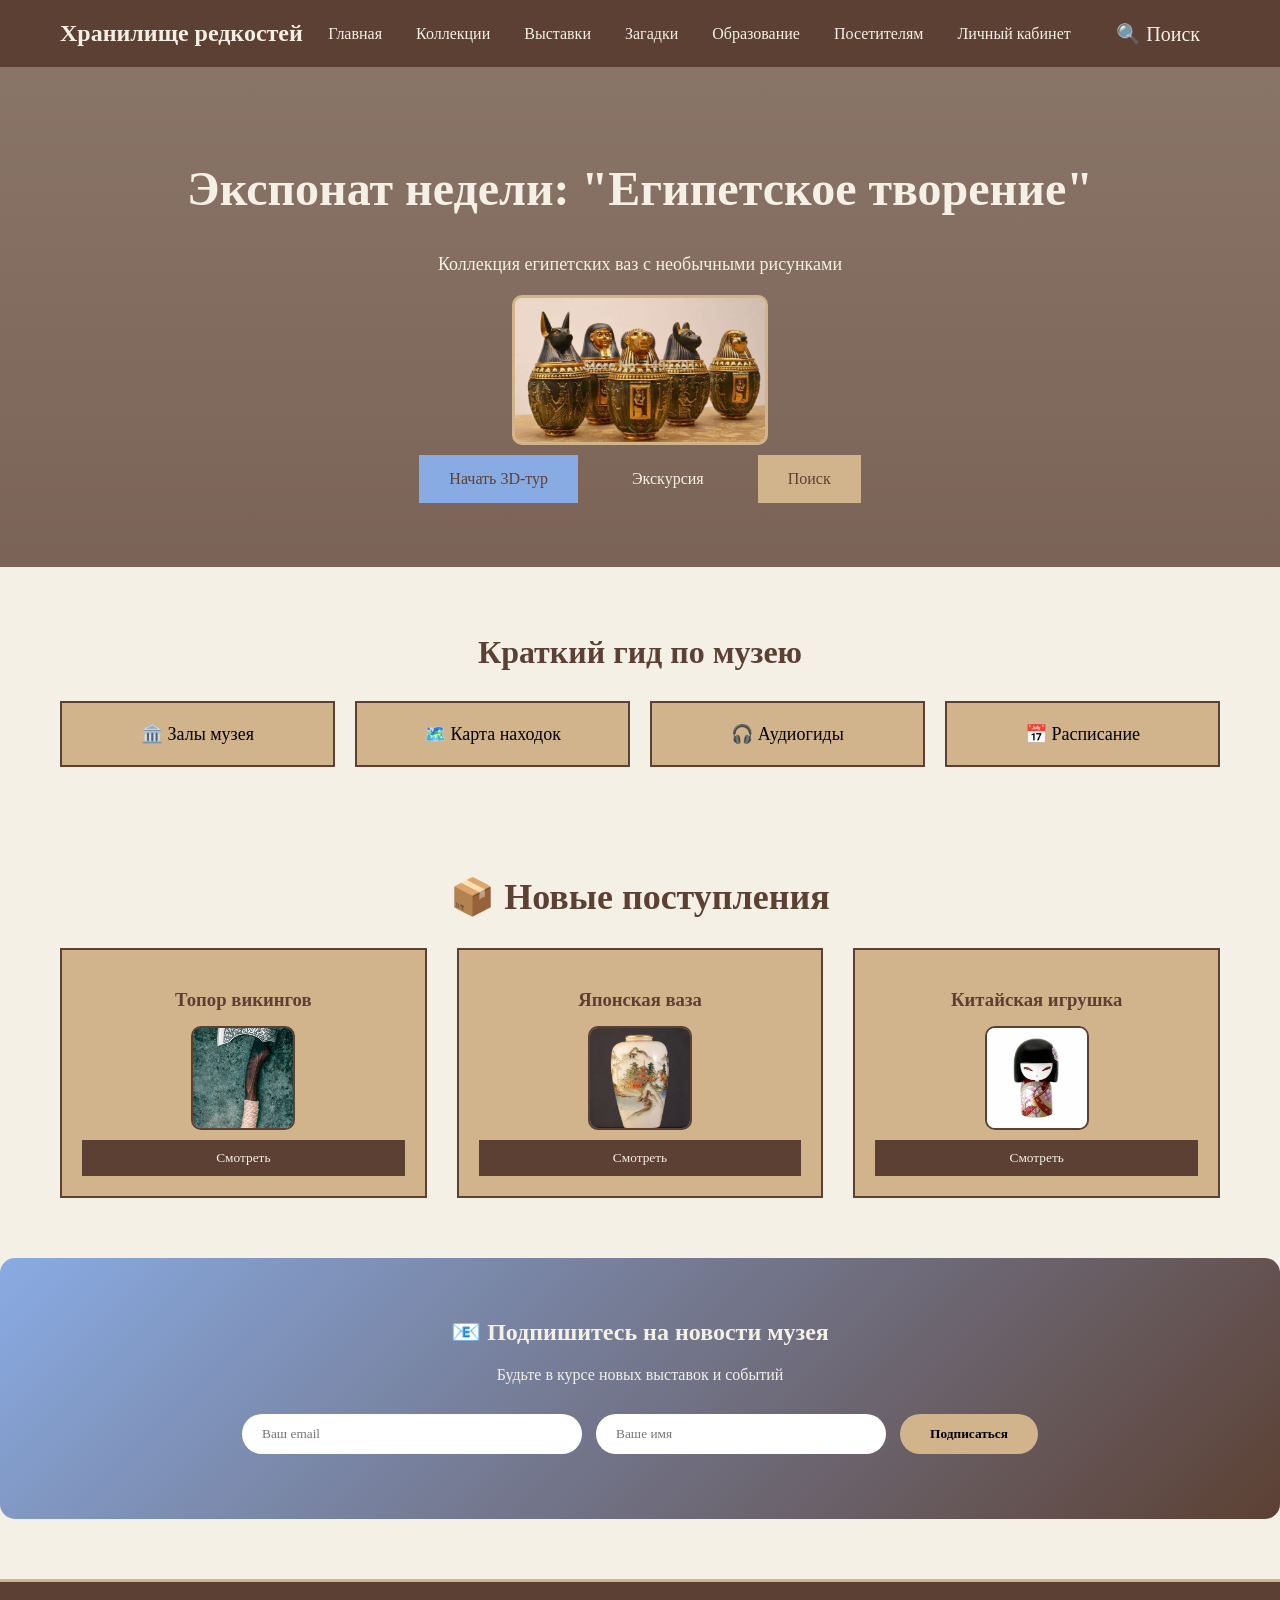
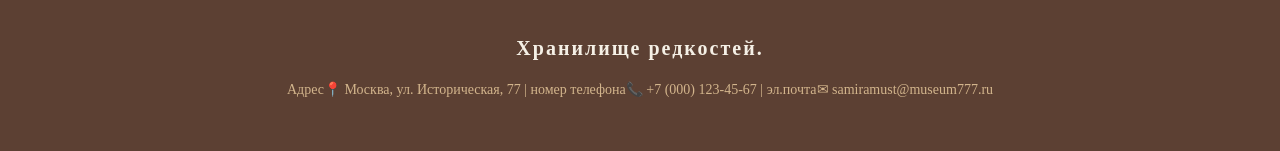
<file: index.html>
<!DOCTYPE html>
<html lang="ru">
<head>
    <meta charset="UTF-8">
    <meta name="viewport" content="width=device-width, initial-scale=1.0">
    <title>Хранилище редкостей</title>
    <link rel="stylesheet" href="index.css">
</head>
<body>
    <header>
        <div class="logo"> Хранилище редкостей </div>
        <nav>
            <a href="index.html">Главная</a>
            <a href="collections.html">Коллекции</a>
            <a href="exhibitions.html">Выставки</a>
            <a href="mysteries.html">Загадки</a>
            <a href="education.html">Образование</a>
            <a href="visitors.html">Посетителям</a>
             <a href="account.html">Личный кабинет</a>
        </nav>
        <div class="icons">
            <span id="search-icon">🔍 Поиск</span>
            <span></span>
        </div>
    </header>

    <section class="hero">
        <h1>Экспонат недели: "Египетское творение"</h1>
        <p>Коллекция египетских ваз с необычными рисунками</p>
        <img src="img/экспонат недели.jpg" alt="">
        <div class="buttons">
            <button class="tour">Начать 3D-тур</button>
            <button class="excursion">Экскурсия</button>
            <button class="search">Поиск</button>
        </div>
    </section>

    <section class="quick-access">
        <h2>Краткий гид по музею</h2>
        <div class="quick-grid">
            <button class="quick-btn">🏛️ Залы музея</button>
            <button class="quick-btn">🗺️ Карта находок</button>
            <button class="quick-btn">🎧 Аудиогиды</button>
            <button class="quick-btn">📅 Расписание</button>
        </div>
    </section>

    <section class="widgets">
        <h2>📦 Новые поступления</h2>
        <div class="widgets-grid">
            <div class="widget">
                <h3>Топор викингов</h3>
                <img src="img/topor1.jpg" alt="Топор викингов">
                <button class="watch-btn">Смотреть</button>
            </div>
            <div class="widget">
                <h3>Японская ваза</h3>
                <img src="img/японская ваза1.jpg" alt="Японская ваза">
                <button class="watch-btn">Смотреть</button>
            </div>
            <div class="widget">
                <h3>Китайская игрушка</h3>
                <img src="img/китайская игрушка1.jpg" alt="Китайская игрушка">
                <button class="watch-btn">Смотреть</button>
            </div>
        </div>
    </section>

    <footer>
        <p>Хранилище редкостей.</p>
        <p>Адрес📍 Москва, ул. Историческая, 77 | номер телефона📞 +7 (000) 123-45-67 | эл.почта✉ samiramust@museum777.ru</p>
    </footer>

    <script src="index.js"></script>
</body>
</html>
</file>
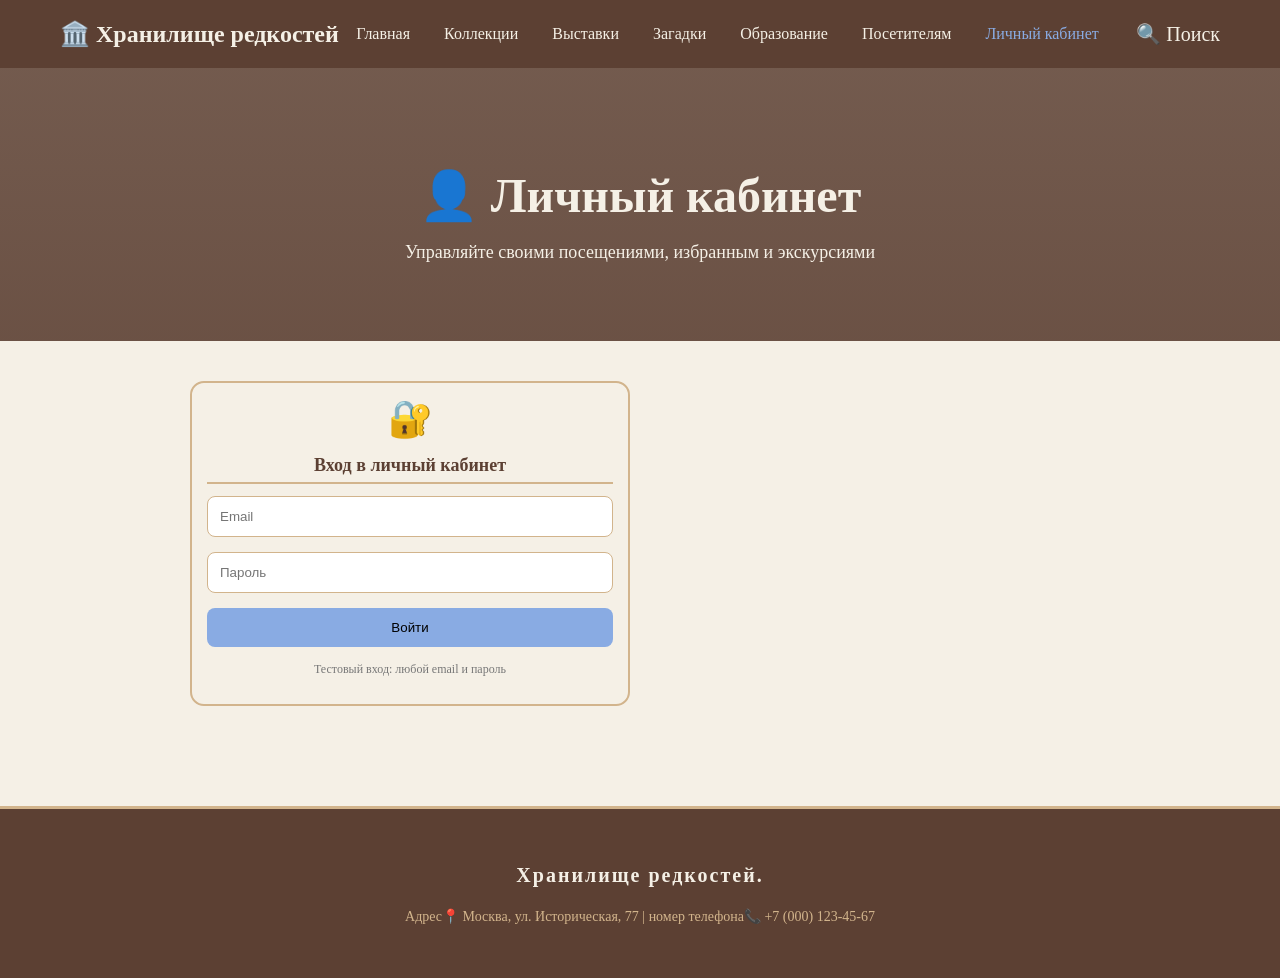
<file: account.html>
<!DOCTYPE html>
<html lang="ru">
<head>
    <meta charset="UTF-8">
    <meta name="viewport" content="width=device-width, initial-scale=1.0">
    <title>Личный кабинет - Хранилище редкостей</title>
    <link rel="stylesheet" href="index.css">
</head>
<body>
    <header>
        <div class="logo">🏛️ Хранилище редкостей</div>
        <nav>
            <a href="index.html">Главная</a>
            <a href="collections.html">Коллекции</a>
            <a href="exhibitions.html">Выставки</a>
            <a href="mysteries.html">Загадки</a>
            <a href="education.html">Образование</a>
            <a href="visitors.html">Посетителям</a>
            <a href="account.html" style="color: #89ABE3;">Личный кабинет</a>
        </nav>
        <div class="icons">
            <span id="search-icon">🔍 Поиск</span>
        </div>
    </header>

    <section class="page-header">
        <h1>👤 Личный кабинет</h1>
        <p>Управляйте своими посещениями, избранным и экскурсиями</p>
    </section>

    <div class="visitors-container" style="max-width: 900px; margin: 0 auto;">
        <!-- Карточка входа -->
        <div class="visitors-card" id="loginCard">
            <div class="visitors-icon">🔐</div>
            <h2>Вход в личный кабинет</h2>
            <form id="loginForm">
                <div style="margin-bottom: 15px;">
                    <input type="email" id="loginEmail" placeholder="Email" required style="width:100%; padding:12px; border:1px solid #D2B48C; border-radius:8px; box-sizing:border-box;">
                </div>
                <div style="margin-bottom: 15px;">
                    <input type="password" id="loginPassword" placeholder="Пароль" required style="width:100%; padding:12px; border:1px solid #D2B48C; border-radius:8px; box-sizing:border-box;">
                </div>
                <button type="submit" style="width:100%; padding:12px; background:#89ABE3; border:none; border-radius:8px; cursor:pointer;">Войти</button>
            </form>
            <div id="loginMessage" style="margin-top:15px; text-align:center;"></div>
            <p style="text-align:center; margin-top:15px; font-size:12px; color:#777;">
                Тестовый вход: любой email и пароль
            </p>
        </div>

        <!-- Содержимое личного кабинета (скрыто до входа) -->
        <div id="cabinetContent" style="display:none;">
            <!-- История посещений -->
            <div class="visitors-card">
                <div class="visitors-icon">📅</div>
                <h2>История посещений</h2>
                <div id="historyList">
                    <p>📆 15.03.2026 - Обзорная экскурсия</p>
                    <p>📆 10.03.2026 - Выставка "Сокровища древних цивилизаций"</p>
                    <p>📆 05.03.2026 - Лекция "Тайны древнего Египта"</p>
                    <p>📆 28.02.2026 - Виртуальный тур по музею</p>
                    <p>📆 20.02.2026 - Выставка "Оружие эпох"</p>
                </div>
            </div>

            <!-- Избранные экспонаты -->
            <div class="visitors-card">
                <div class="visitors-icon">⭐</div>
                <h2>Избранные экспонаты</h2>
                <div id="favoritesList">
                    <div class="favorite-item" style="display:flex; justify-content:space-between; align-items:center; padding:8px 0; border-bottom:1px solid #D2B48C;">
                        <span>🏺 Египетское творение</span>
                        <button class="remove-favorite" data-name="Египетское творение" style="background:#FF6B6B; border:none; padding:4px 12px; border-radius:5px; cursor:pointer; color:white;">Удалить</button>
                    </div>
                    <div class="favorite-item" style="display:flex; justify-content:space-between; align-items:center; padding:8px 0; border-bottom:1px solid #D2B48C;">
                        <span>⚔️ Топор викингов</span>
                        <button class="remove-favorite" data-name="Топор викингов" style="background:#FF6B6B; border:none; padding:4px 12px; border-radius:5px; cursor:pointer; color:white;">Удалить</button>
                    </div>
                    <div class="favorite-item" style="display:flex; justify-content:space-between; align-items:center; padding:8px 0; border-bottom:1px solid #D2B48C;">
                        <span>🗡️ Катана самурая</span>
                        <button class="remove-favorite" data-name="Катана самурая" style="background:#FF6B6B; border:none; padding:4px 12px; border-radius:5px; cursor:pointer; color:white;">Удалить</button>
                    </div>
                    <div class="favorite-item" style="display:flex; justify-content:space-between; align-items:center; padding:8px 0;">
                        <span>🏺 Греческая ваза</span>
                        <button class="remove-favorite" data-name="Греческая ваза" style="background:#FF6B6B; border:none; padding:4px 12px; border-radius:5px; cursor:pointer; color:white;">Удалить</button>
                    </div>
                </div>
                <button id="clearFavorites" style="width:100%; margin-top:15px; padding:10px; background:#D2B48C; border:none; border-radius:8px; cursor:pointer;">🗑️ Очистить всё избранное</button>
            </div>

            <!-- Сохранённые экскурсии -->
            <div class="visitors-card">
                <div class="visitors-icon">🎧</div>
                <h2>Сохранённые экскурсии</h2>
                <div id="savedTours">
                    <div class="tour-item" style="display:flex; justify-content:space-between; align-items:center; padding:8px 0; border-bottom:1px solid #D2B48C;">
                        <span>🎧 Виртуальный тур по музею</span>
                        <button class="remove-tour" data-tour="Виртуальный тур" style="background:#FF6B6B; border:none; padding:4px 12px; border-radius:5px; cursor:pointer; color:white;">Удалить</button>
                    </div>
                    <div class="tour-item" style="display:flex; justify-content:space-between; align-items:center; padding:8px 0;">
                        <span>🎧 Аудиогид "Древний Египет"</span>
                        <button class="remove-tour" data-tour="Аудиогид Древний Египет" style="background:#FF6B6B; border:none; padding:4px 12px; border-radius:5px; cursor:pointer; color:white;">Удалить</button>
                    </div>
                </div>
                <button id="clearTours" style="width:100%; margin-top:15px; padding:10px; background:#D2B48C; border:none; border-radius:8px; cursor:pointer;">🗑️ Очистить все экскурсии</button>
            </div>

            <!-- Настройки уведомлений -->
            <div class="visitors-card">
                <div class="visitors-icon">🔔</div>
                <h2>Настройки уведомлений</h2>
                <label style="display:block; margin:10px 0;">
                    <input type="checkbox" id="notifyEvents"> 📢 Уведомлять о новых выставках
                </label>
                <label style="display:block; margin:10px 0;">
                    <input type="checkbox" id="notifyLectures"> 🎓 Уведомлять о новых лекциях
                </label>
                <label style="display:block; margin:10px 0;">
                    <input type="checkbox" id="notifyPromo"> 💰 Специальные предложения и скидки
                </label>
                <button id="saveSettings" style="width:100%; margin-top:15px; padding:10px; background:#89ABE3; border:none; border-radius:8px; cursor:pointer;">💾 Сохранить настройки</button>
                <div id="settingsMessage" style="margin-top:10px; text-align:center; color:#4CAF50;"></div>
            </div>

            <!-- Кнопка выхода -->
            <div class="visitors-card" style="text-align:center;">
                <button id="logoutBtn" style="width:100%; padding:12px; background:#5C4033; color:white; border:none; border-radius:8px; cursor:pointer;">🚪 Выйти из аккаунта</button>
            </div>
        </div>
    </div>

    <footer>
        <p>Хранилище редкостей.</p>
        <p>Адрес📍 Москва, ул. Историческая, 77 | номер телефона📞 +7 (000) 123-45-67</p>
    </footer>

    <script>
        // Функция для показа уведомлений
        function showMessage(element, text, isSuccess = true) {
            element.innerHTML = text;
            element.style.color = isSuccess ? "#4CAF50" : "#FF6B6B";
            setTimeout(() => {
                if (element.innerHTML === text) element.innerHTML = "";
            }, 3000);
        }

        // Вход в личный кабинет
        document.getElementById('loginForm')?.addEventListener('submit', function(e) {
            e.preventDefault();
            const email = document.getElementById('loginEmail').value;
            const password = document.getElementById('loginPassword').value;
            const msg = document.getElementById('loginMessage');
            
            if (email && password) {
                // Сохраняем email пользователя
                localStorage.setItem('userEmail', email);
                localStorage.setItem('isLoggedIn', 'true');
                
                showMessage(msg, `✅ Добро пожаловать, ${email}!`, true);
                
                // Скрываем форму входа, показываем кабинет
                document.getElementById('loginCard').style.display = 'none';
                document.getElementById('cabinetContent').style.display = 'block';
                
                // Загружаем сохранённые настройки
                loadUserSettings();
            } else {
                showMessage(msg, '❌ Заполните email и пароль', false);
            }
        });

        // Выход
        document.getElementById('logoutBtn')?.addEventListener('click', function() {
            localStorage.removeItem('isLoggedIn');
            localStorage.removeItem('userEmail');
            location.reload();
        });

        // Загрузка настроек пользователя
        function loadUserSettings() {
            document.getElementById('notifyEvents').checked = localStorage.getItem('notifyEvents') === 'true';
            document.getElementById('notifyLectures').checked = localStorage.getItem('notifyLectures') === 'true';
            document.getElementById('notifyPromo').checked = localStorage.getItem('notifyPromo') === 'true';
        }

        // Сохранение настроек
        document.getElementById('saveSettings')?.addEventListener('click', function() {
            const events = document.getElementById('notifyEvents').checked;
            const lectures = document.getElementById('notifyLectures').checked;
            const promo = document.getElementById('notifyPromo').checked;
            
            localStorage.setItem('notifyEvents', events);
            localStorage.setItem('notifyLectures', lectures);
            localStorage.setItem('notifyPromo', promo);
            
            const msg = document.getElementById('settingsMessage');
            showMessage(msg, '✅ Настройки сохранены!', true);
        });

        // Удаление из избранного
        document.querySelectorAll('.remove-favorite').forEach(btn => {
            btn.addEventListener('click', function() {
                const item = this.closest('.favorite-item');
                const name = this.getAttribute('data-name');
                item.style.opacity = '0.5';
                setTimeout(() => item.remove(), 300);
                showMessage(document.createElement('div'), `🗑️ "${name}" удалён из избранного`, true);
            });
        });

        // Очистка всего избранного
        document.getElementById('clearFavorites')?.addEventListener('click', function() {
            if (confirm('Вы уверены, что хотите очистить всё избранное?')) {
                const favorites = document.querySelectorAll('.favorite-item');
                favorites.forEach(item => item.remove());
                showMessage(document.createElement('div'), '🗑️ Избранное очищено', true);
            }
        });

        // Удаление из сохранённых экскурсий
        document.querySelectorAll('.remove-tour').forEach(btn => {
            btn.addEventListener('click', function() {
                const item = this.closest('.tour-item');
                const tour = this.getAttribute('data-tour');
                item.style.opacity = '0.5';
                setTimeout(() => item.remove(), 300);
                showMessage(document.createElement('div'), `🗑️ "${tour}" удалён`, true);
            });
        });

        // Очистка всех экскурсий
        document.getElementById('clearTours')?.addEventListener('click', function() {
            if (confirm('Вы уверены, что хотите очистить все сохранённые экскурсии?')) {
                const tours = document.querySelectorAll('.tour-item');
                tours.forEach(item => item.remove());
                showMessage(document.createElement('div'), '🗑️ Экскурсии очищены', true);
            }
        });

        // Проверка авторизации при загрузке
        if (localStorage.getItem('isLoggedIn') === 'true') {
            document.getElementById('loginCard').style.display = 'none';
            document.getElementById('cabinetContent').style.display = 'block';
            loadUserSettings();
        }
    </script>
</body>
</html>
</file>
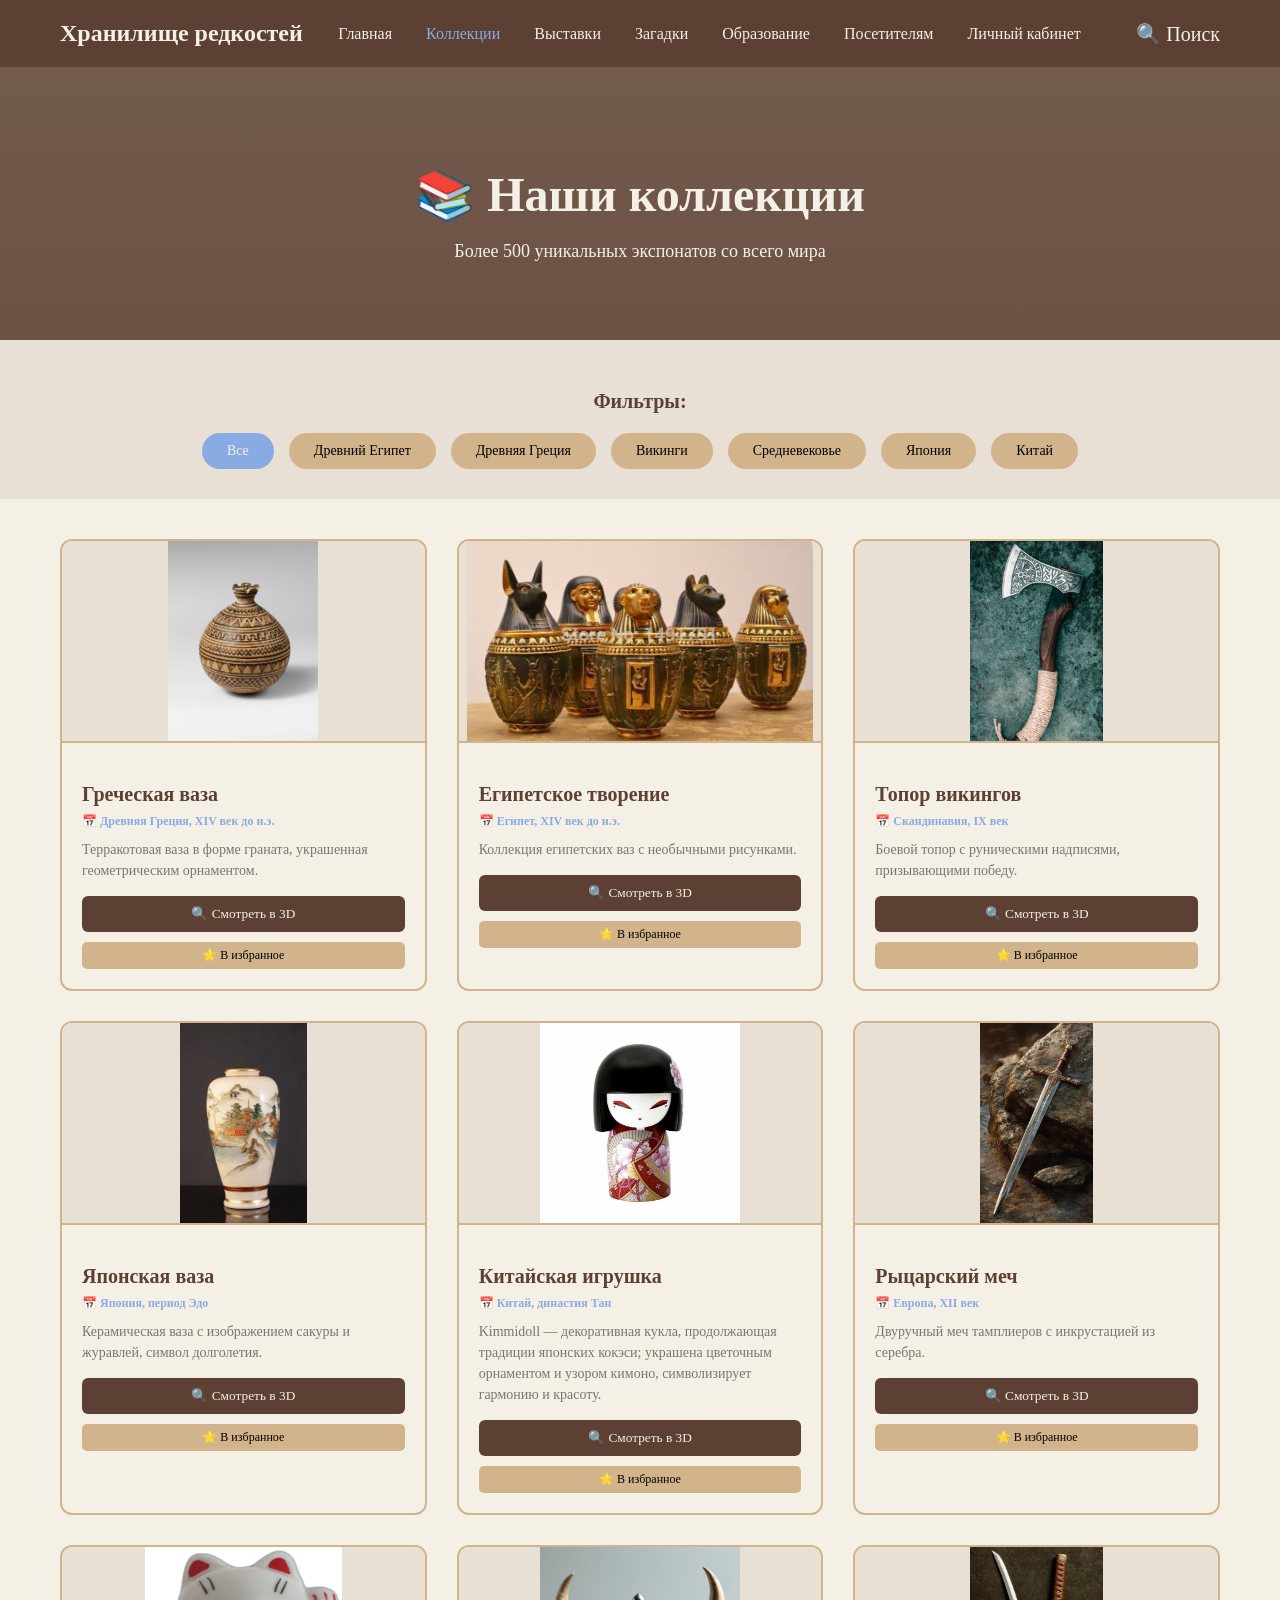
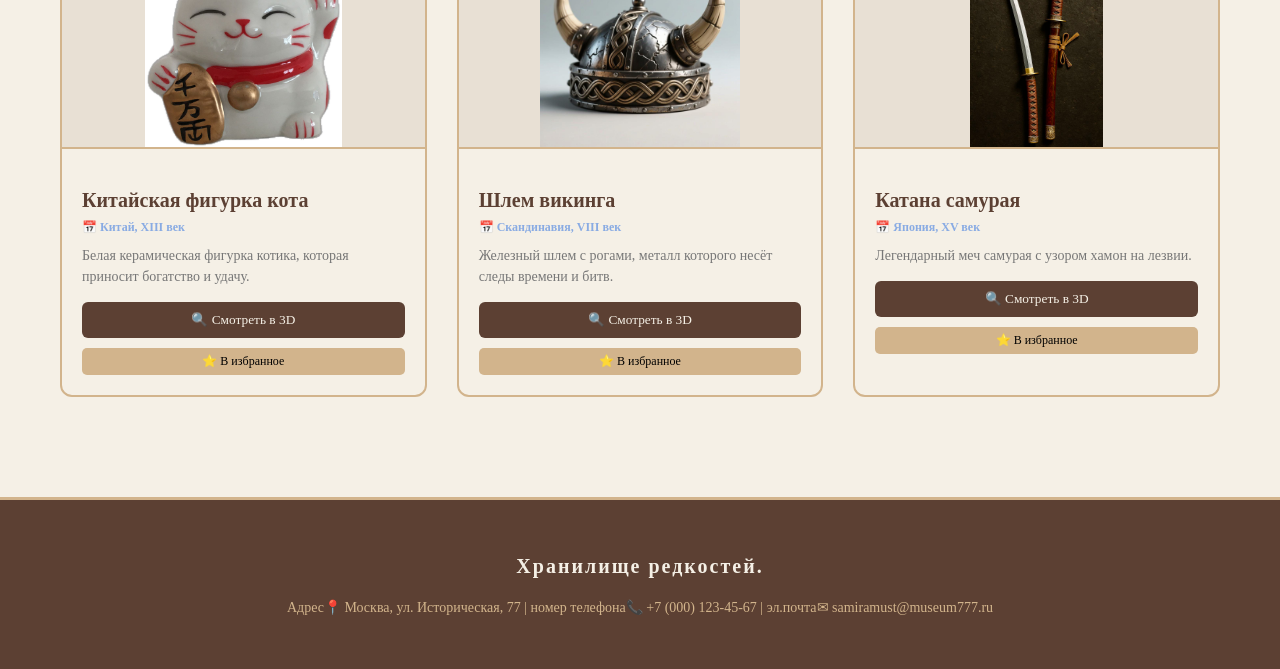
<file: collections.html>
<!DOCTYPE html>
<html lang="ru">
<head>
    <meta charset="UTF-8">
    <meta name="viewport" content="width=device-width, initial-scale=1.0">
    <title>Коллекции - Хранилище редкостей</title>
    <link rel="stylesheet" href="index.css">
</head>
<body>
    <header>
        <div class="logo"> Хранилище редкостей </div>
        <nav>
            <a href="index.html">Главная</a>
            <a href="collections.html" style="color: #89ABE3;">Коллекции</a>
            <a href="exhibitions.html">Выставки</a>
            <a href="mysteries.html">Загадки</a>
            <a href="education.html">Образование</a>
            <a href="visitors.html">Посетителям</a>
            <a href="account.html">Личный кабинет</a>
        </nav>
        <div class="icons">
            <span id="search-icon">🔍 Поиск</span>
        </div>
    </header>

    <section class="page-header">
        <h1>📚 Наши коллекции</h1>
        <p>Более 500 уникальных экспонатов со всего мира</p>
    </section>

    <div class="filters-section">
        <h3>Фильтры:</h3>
        <div class="filter-buttons">
            <button class="filter-btn active" data-filter="all">Все</button>
            <button class="filter-btn" data-filter="egypt">Древний Египет</button>
            <button class="filter-btn" data-filter="greece">Древняя Греция</button>
            <button class="filter-btn" data-filter="viking">Викинги</button>
            <button class="filter-btn" data-filter="medieval">Средневековье</button>
            <button class="filter-btn" data-filter="japan">Япония</button>
            <button class="filter-btn" data-filter="china">Китай</button>
        </div>
    </div>

    <section class="collections-grid" id="collectionsGrid">
        <!-- Сюда JS добавит карточки -->
    </section>

    <footer>
        <p>Хранилище редкостей.</p>
        <p>Адрес📍 Москва, ул. Историческая, 77 | номер телефона📞 +7 (000) 123-45-67 | эл.почта✉ samiramust@museum777.ru</p>
    </footer>

    <script src="index.js"></script>
</body>
</html>
</file>
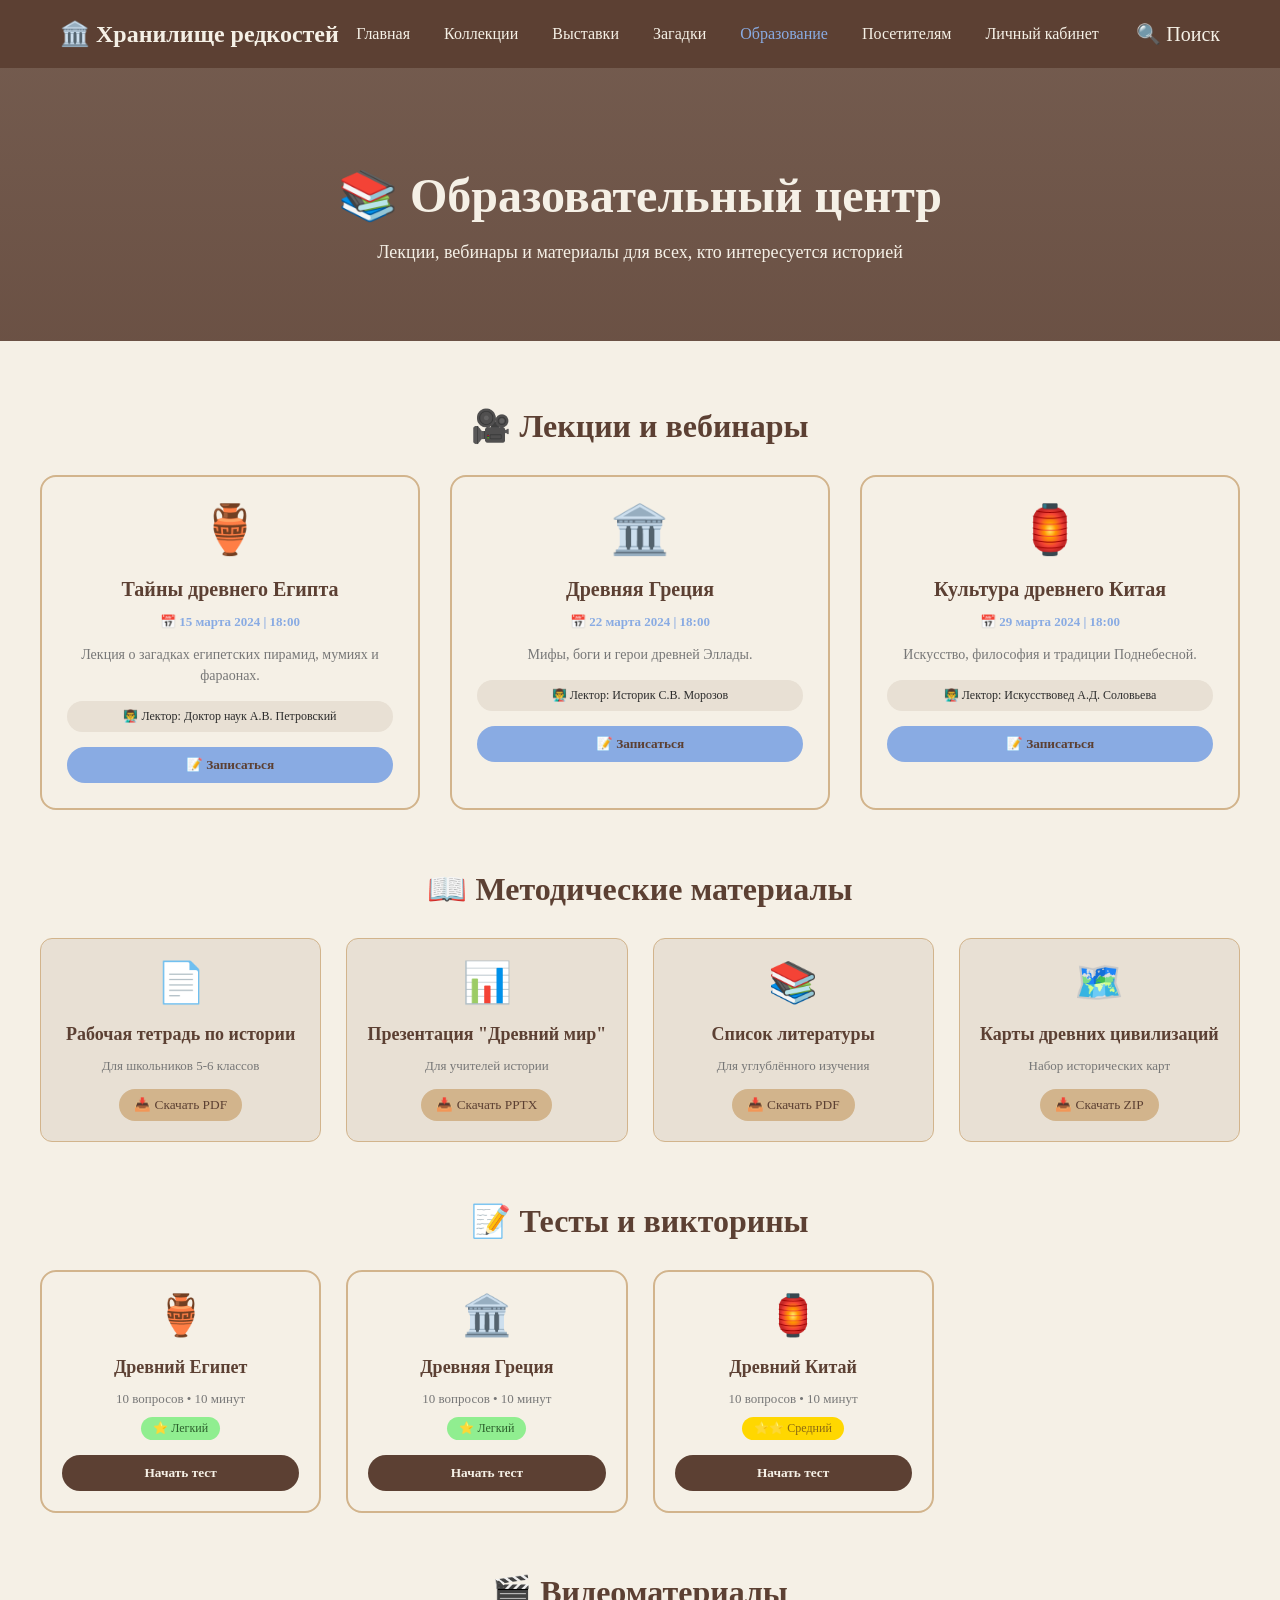
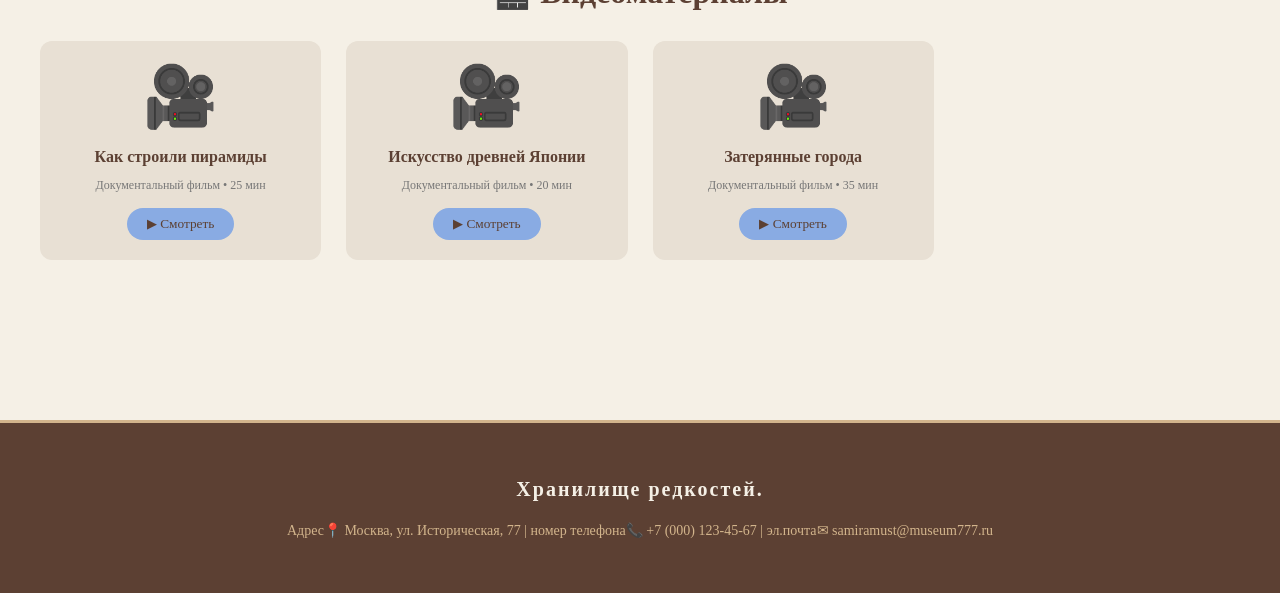
<file: education.html>
<!DOCTYPE html>
<html lang="ru">
<head>
    <meta charset="UTF-8">
    <meta name="viewport" content="width=device-width, initial-scale=1.0">
    <title>Образование - Хранилище редкостей</title>
    <link rel="stylesheet" href="index.css">
</head>
<body>
    <header>
        <div class="logo">🏛️ Хранилище редкостей</div>
        <nav>
            <a href="index.html">Главная</a>
            <a href="collections.html">Коллекции</a>
            <a href="exhibitions.html">Выставки</a>
            <a href="mysteries.html">Загадки</a>
            <a href="education.html" style="color: #89ABE3;">Образование</a>
            <a href="visitors.html">Посетителям</a>
            <a href="account.html">Личный кабинет</a>
        </nav>
        <div class="icons">
            <span id="search-icon">🔍 Поиск</span>
        </div>
    </header>

    <section class="page-header">
        <h1>📚 Образовательный центр</h1>
        <p>Лекции, вебинары и материалы для всех, кто интересуется историей</p>
    </section>

    <div class="education-container">
        <!-- ЛЕКЦИИ И ВЕБИНАРЫ -->
        <div class="education-section">
            <h2>🎥 Лекции и вебинары</h2>
            <div class="lectures-grid">
                <div class="lecture-card">
                    <div class="lecture-icon">🏺</div>
                    <h3>Тайны древнего Египта</h3>
                    <p class="lecture-date">📅 15 марта 2024 | 18:00</p>
                    <p class="lecture-desc">Лекция о загадках египетских пирамид, мумиях и фараонах.</p>
                    <div class="lecturer">👨‍🏫 Лектор: Доктор наук А.В. Петровский</div>
                    <button class="btn-lecture-register" onclick="alert('Вы записаны на лекцию!')">📝 Записаться</button>
                </div>
                <div class="lecture-card">
                    <div class="lecture-icon">🏛️</div>
                    <h3>Древняя Греция</h3>
                    <p class="lecture-date">📅 22 марта 2024 | 18:00</p>
                    <p class="lecture-desc">Мифы, боги и герои древней Эллады.</p>
                    <div class="lecturer">👨‍🏫 Лектор: Историк С.В. Морозов</div>
                    <button class="btn-lecture-register" onclick="alert('Вы записаны на лекцию!')">📝 Записаться</button>
                </div>
                <div class="lecture-card">
                    <div class="lecture-icon">🏮</div>
                    <h3>Культура древнего Китая</h3>
                    <p class="lecture-date">📅 29 марта 2024 | 18:00</p>
                    <p class="lecture-desc">Искусство, философия и традиции Поднебесной.</p>
                    <div class="lecturer">👨‍🏫 Лектор: Искусствовед А.Д. Соловьева</div>
                    <button class="btn-lecture-register" onclick="alert('Вы записаны на лекцию!')">📝 Записаться</button>
                </div>
            </div>
        </div>

        <!-- МЕТОДИЧЕСКИЕ МАТЕРИАЛЫ -->
        <div class="education-section">
            <h2>📖 Методические материалы</h2>
            <div class="materials-grid">
                <div class="material-card">
                    <div class="material-icon">📄</div>
                    <h3>Рабочая тетрадь по истории</h3>
                    <p>Для школьников 5-6 классов</p>
                    <button class="btn-download" onclick="alert('Скачивание началось!')">📥 Скачать PDF</button>
                </div>
                <div class="material-card">
                    <div class="material-icon">📊</div>
                    <h3>Презентация "Древний мир"</h3>
                    <p>Для учителей истории</p>
                    <button class="btn-download" onclick="alert('Скачивание началось!')">📥 Скачать PPTX</button>
                </div>
                <div class="material-card">
                    <div class="material-icon">📚</div>
                    <h3>Список литературы</h3>
                    <p>Для углублённого изучения</p>
                    <button class="btn-download" onclick="alert('Скачивание началось!')">📥 Скачать PDF</button>
                </div>
                <div class="material-card">
                    <div class="material-icon">🗺️</div>
                    <h3>Карты древних цивилизаций</h3>
                    <p>Набор исторических карт</p>
                    <button class="btn-download" onclick="alert('Скачивание началось!')">📥 Скачать ZIP</button>
                </div>
            </div>
        </div>

        <!-- ТЕСТЫ И ВИКТОРИНЫ -->
        <div class="education-section">
            <h2>📝 Тесты и викторины</h2>
            <div class="tests-grid">
                <div class="test-card">
                    <div class="test-icon">🏺</div>
                    <h3>Древний Египет</h3>
                    <p>10 вопросов • 10 минут</p>
                    <div class="test-difficulty easy">⭐ Легкий</div>
                    <button class="btn-test" onclick="startTest('Древний Египет')">Начать тест</button>
                </div>
                <div class="test-card">
                    <div class="test-icon">🏛️</div>
                    <h3>Древняя Греция</h3>
                    <p>10 вопросов • 10 минут</p>
                    <div class="test-difficulty easy">⭐ Легкий</div>
                    <button class="btn-test" onclick="startTest('Древняя Греция')">Начать тест</button>
                </div>
                <div class="test-card">
                    <div class="test-icon">🏮</div>
                    <h3>Древний Китай</h3>
                    <p>10 вопросов • 10 минут</p>
                    <div class="test-difficulty medium">⭐⭐ Средний</div>
                    <button class="btn-test" onclick="startTest('Древний Китай')">Начать тест</button>
                </div>
            </div>
        </div>

        <!-- ВИДЕОМАТЕРИАЛЫ -->
        <div class="education-section">
            <h2>🎬 Видеоматериалы</h2>
            <div class="videos-grid">
                <div class="video-card">
                    <div class="video-thumbnail">🎥</div>
                    <h3>Как строили пирамиды</h3>
                    <p>Документальный фильм • 25 мин</p>
                    <button class="btn-watch" onclick="alert('Видео откроется в новом окне')">▶ Смотреть</button>
                </div>
                <div class="video-card">
                    <div class="video-thumbnail">🎥</div>
                    <h3>Искусство древней Японии</h3>
                    <p>Документальный фильм • 20 мин</p>
                    <button class="btn-watch" onclick="alert('Видео откроется в новом окне')">▶ Смотреть</button>
                </div>
                <div class="video-card">
                    <div class="video-thumbnail">🎥</div>
                    <h3>Затерянные города</h3>
                    <p>Документальный фильм • 35 мин</p>
                    <button class="btn-watch" onclick="alert('Видео откроется в новом окне')">▶ Смотреть</button>
                </div>
            </div>
        </div>
    </div>

    <footer>
        <p>Хранилище редкостей.</p>
        <p>Адрес📍 Москва, ул. Историческая, 77 | номер телефона📞 +7 (000) 123-45-67 | эл.почта✉ samiramust@museum777.ru</p>
    </footer>

    <script src="index.js"></script>
    <script>
        function startTest(testName) {
            alert(`Тест "${testName}" начнется сейчас!`);
        }
    </script>
</body>
</html>
</file>
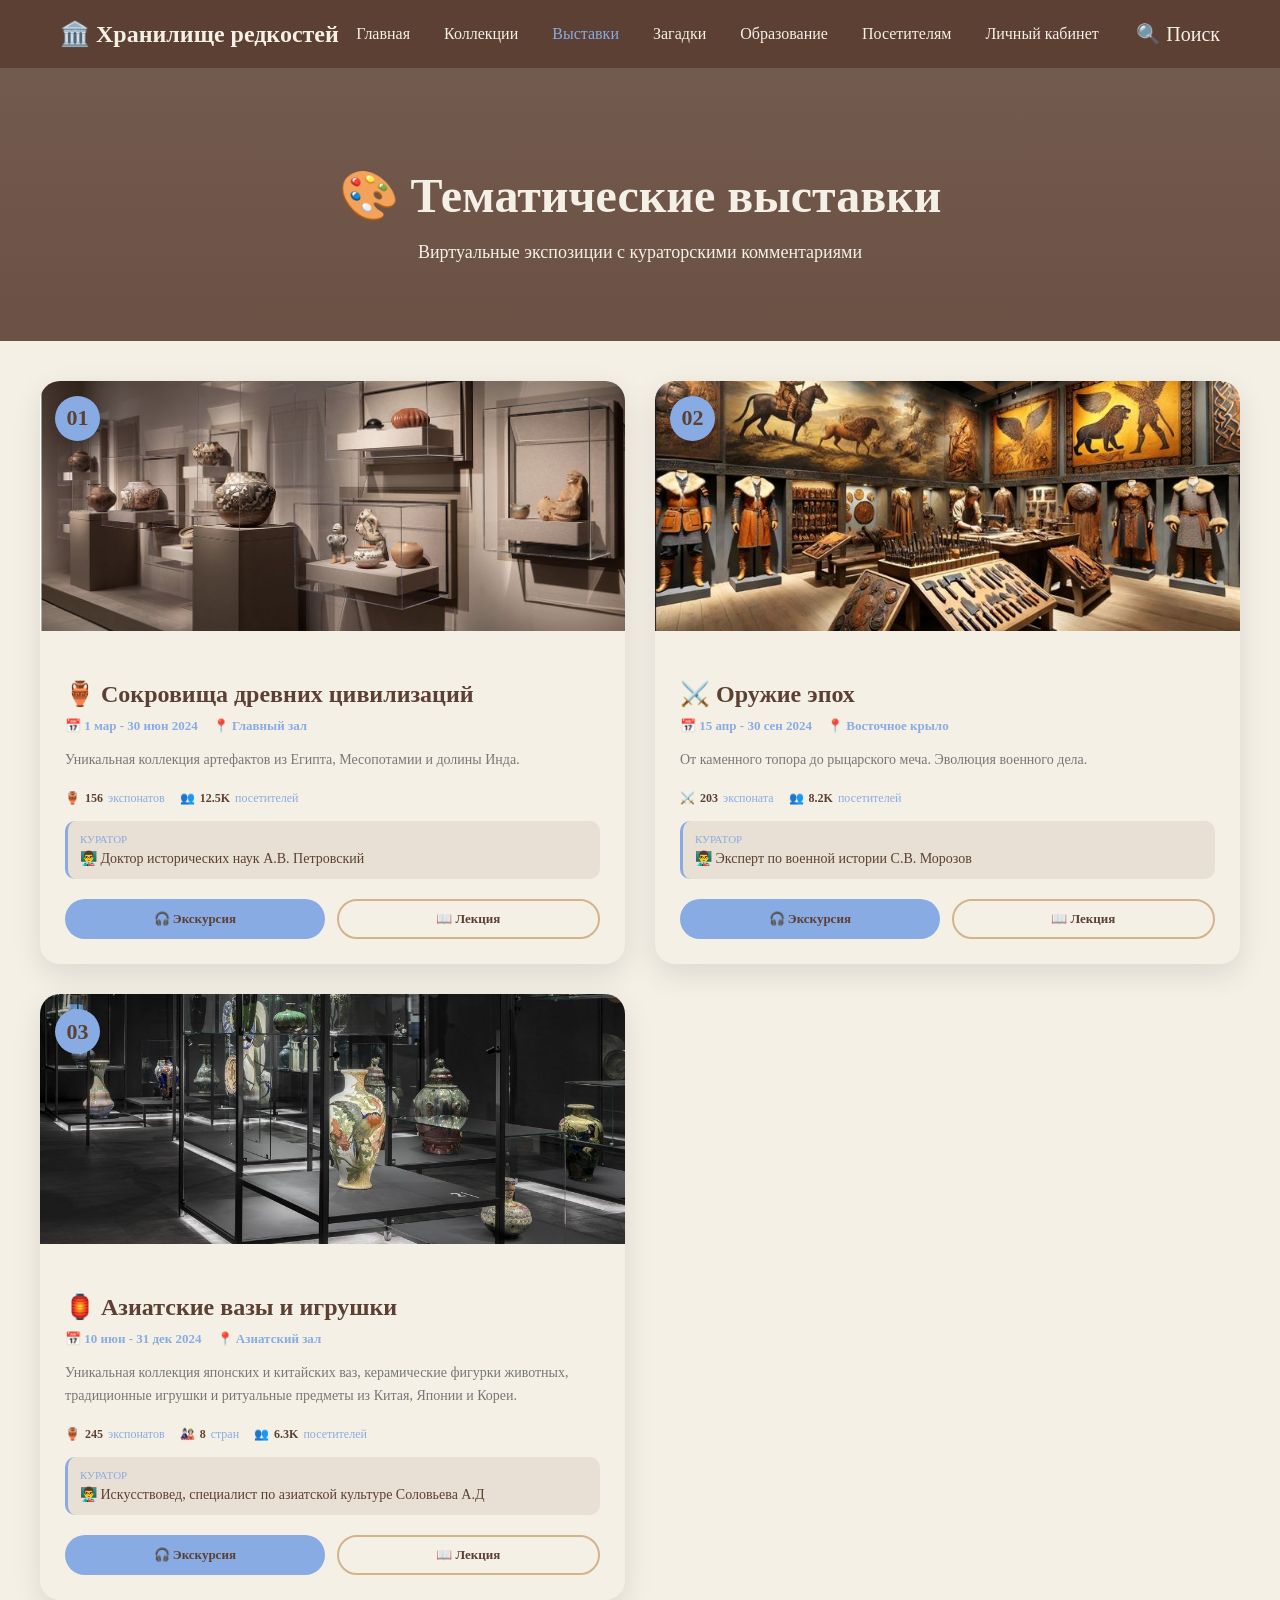
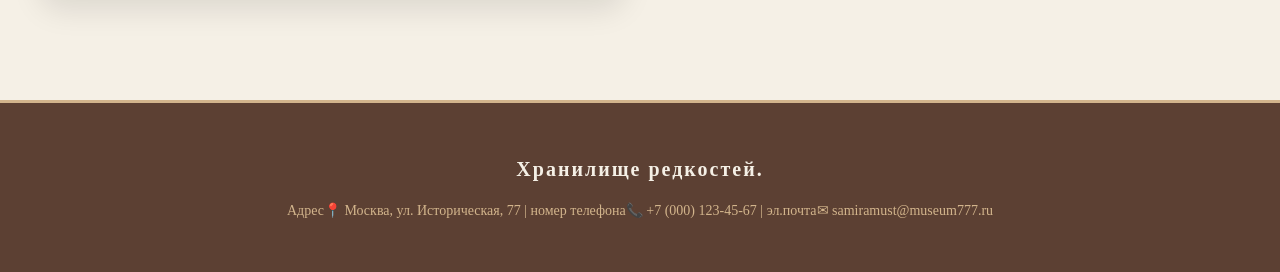
<file: exhibitions.html>
<!DOCTYPE html>
<html lang="ru">
<head>
    <meta charset="UTF-8">
    <meta name="viewport" content="width=device-width, initial-scale=1.0">
    <title>Выставки - Хранилище редкостей</title>
    <link rel="stylesheet" href="index.css">
</head>
<body>
    <header>
        <div class="logo">🏛️ Хранилище редкостей</div>
        <nav>
            <a href="index.html">Главная</a>
            <a href="collections.html">Коллекции</a>
            <a href="exhibitions.html" style="color: #89ABE3;">Выставки</a>
            <a href="mysteries.html">Загадки</a>
            <a href="education.html">Образование</a>
            <a href="visitors.html">Посетителям</a>
            <a href="account.html">Личный кабинет</a>
        </nav>
        <div class="icons">
            <span id="search-icon">🔍 Поиск</span>
        </div>
    </header>

    <section class="page-header">
        <h1>🎨 Тематические выставки</h1>
        <p>Виртуальные экспозиции с кураторскими комментариями</p>
    </section>

    <div class="exhibitions-container">
        <!-- ВЫСТАВКА 1 -->
        <div class="exhibition-card">
            <div class="exhibition-number">01</div>
            <div class="exhibition-img">
                <img src="img/выставка.jpg" alt="Сокровища" onerror="this.src='https://via.placeholder.com/500x350/5C4033/F5F0E6?text=Сокровища'">
            </div>
            <div class="exhibition-info">
                <h3>🏺 Сокровища древних цивилизаций</h3>
                <div class="exhibition-dates">
                    <span>📅 1 мар - 30 июн 2024</span>
                    <span>📍 Главный зал</span>
                </div>
                <p class="exhibition-desc">Уникальная коллекция артефактов из Египта, Месопотамии и долины Инда.</p>
                <div class="exhibition-stats">
                    <div class="stat">🏺 <span class="stat-number">156</span> экспонатов</div>
                    <div class="stat">👥 <span class="stat-number">12.5K</span> посетителей</div>
                </div>
                <div class="curator-block">
                    <div class="curator-label">Куратор</div>
                    <div class="curator-name">👨‍🏫 Доктор исторических наук А.В. Петровский</div>
                </div>
                <div class="exhibition-buttons">
                    <button class="btn-excursion" onclick="alert('🎧 Экскурсия начнется!')">🎧 Экскурсия</button>
                    <button class="btn-lecture" onclick="alert('📖 Лекция откроется')">📖 Лекция</button>
                </div>
            </div>
        </div>

        <!-- ВЫСТАВКА 2 -->
        <div class="exhibition-card">
            <div class="exhibition-number">02</div>
            <div class="exhibition-img">
                <img src="img/оружие эпох.jpg" alt="Оружие" onerror="this.src='https://via.placeholder.com/500x350/89ABE3/5C4033?text=Оружие'">
            </div>
            <div class="exhibition-info">
                <h3>⚔️ Оружие эпох</h3>
                <div class="exhibition-dates">
                    <span>📅 15 апр - 30 сен 2024</span>
                    <span>📍 Восточное крыло</span>
                </div>
                <p class="exhibition-desc">От каменного топора до рыцарского меча. Эволюция военного дела.</p>
                <div class="exhibition-stats">
                    <div class="stat">⚔️ <span class="stat-number">203</span> экспоната</div>
                    <div class="stat">👥 <span class="stat-number">8.2K</span> посетителей</div>
                </div>
                <div class="curator-block">
                    <div class="curator-label">Куратор</div>
                    <div class="curator-name">👨‍🏫 Эксперт по военной истории С.В. Морозов</div>
                </div>
                <div class="exhibition-buttons">
                    <button class="btn-excursion" onclick="alert('🎧 Экскурсия начнется!')">🎧 Экскурсия</button>
                    <button class="btn-lecture" onclick="alert('📖 Лекция откроется')">📖 Лекция</button>
                </div>
            </div>
        </div>

        <!-- ВЫСТАВКА 3 - АЗИАТСКИЕ ВАЗЫ И ИГРУШКИ -->
        <div class="exhibition-card">
            <div class="exhibition-number">03</div>
            <div class="exhibition-img">
                <img src="img/азиатские вазы.jpg" alt="Азиатские вазы и игрушки" onerror="this.src='https://via.placeholder.com/500x350/D2B48C/5C4033?text=Азиатские+вазы+и+игрушки'">
            </div>
            <div class="exhibition-info">
                <h3>🏮 Азиатские вазы и игрушки</h3>
                <div class="exhibition-dates">
                    <span>📅 10 июн - 31 дек 2024</span>
                    <span>📍 Азиатский зал</span>
                </div>
                <p class="exhibition-desc">Уникальная коллекция японских и китайских ваз, керамические фигурки животных, традиционные игрушки и ритуальные предметы из Китая, Японии и Кореи.</p>
                <div class="exhibition-stats">
                    <div class="stat">🏺 <span class="stat-number">245</span> экспонатов</div>
                    <div class="stat">🎎 <span class="stat-number">8</span> стран</div>
                    <div class="stat">👥 <span class="stat-number">6.3K</span> посетителей</div>
                </div>
                <div class="curator-block">
                    <div class="curator-label">Куратор</div>
                    <div class="curator-name">👨‍🏫 Искусствовед, специалист по азиатской культуре Соловьева А.Д</div>
                </div>
                <div class="exhibition-buttons">
                    <button class="btn-excursion" onclick="alert('🎧 Экскурсия по выставке Азиатские вазы и игрушки начнется!')">🎧 Экскурсия</button>
                    <button class="btn-lecture" onclick="alert('📖 Лекция об азиатском искусстве откроется')">📖 Лекция</button>
                </div>
            </div>
        </div>
    </div>

    <footer>
        <p>Хранилище редкостей.</p>
        <p>Адрес📍 Москва, ул. Историческая, 77 | номер телефона📞 +7 (000) 123-45-67 | эл.почта✉ samiramust@museum777.ru</p>
    </footer>

    <script src="index.js"></script>
</body>
</html>
</file>
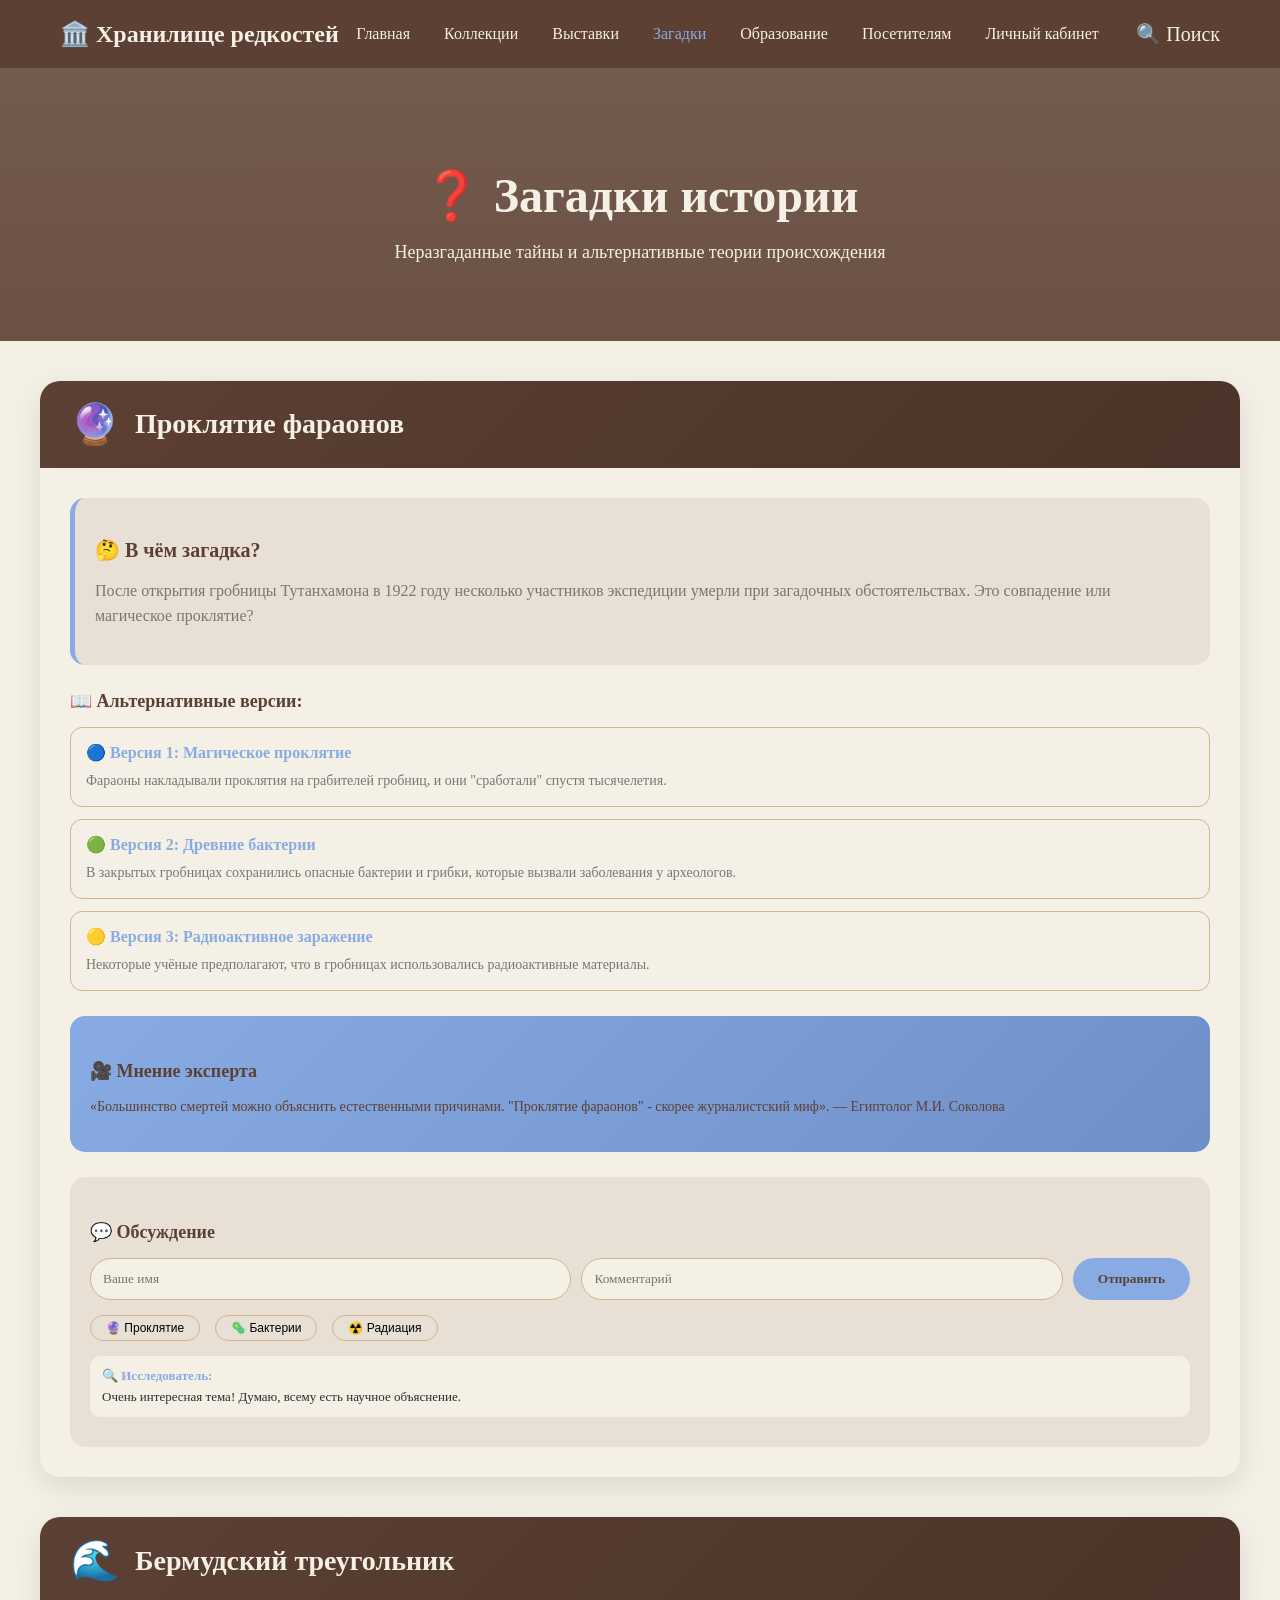
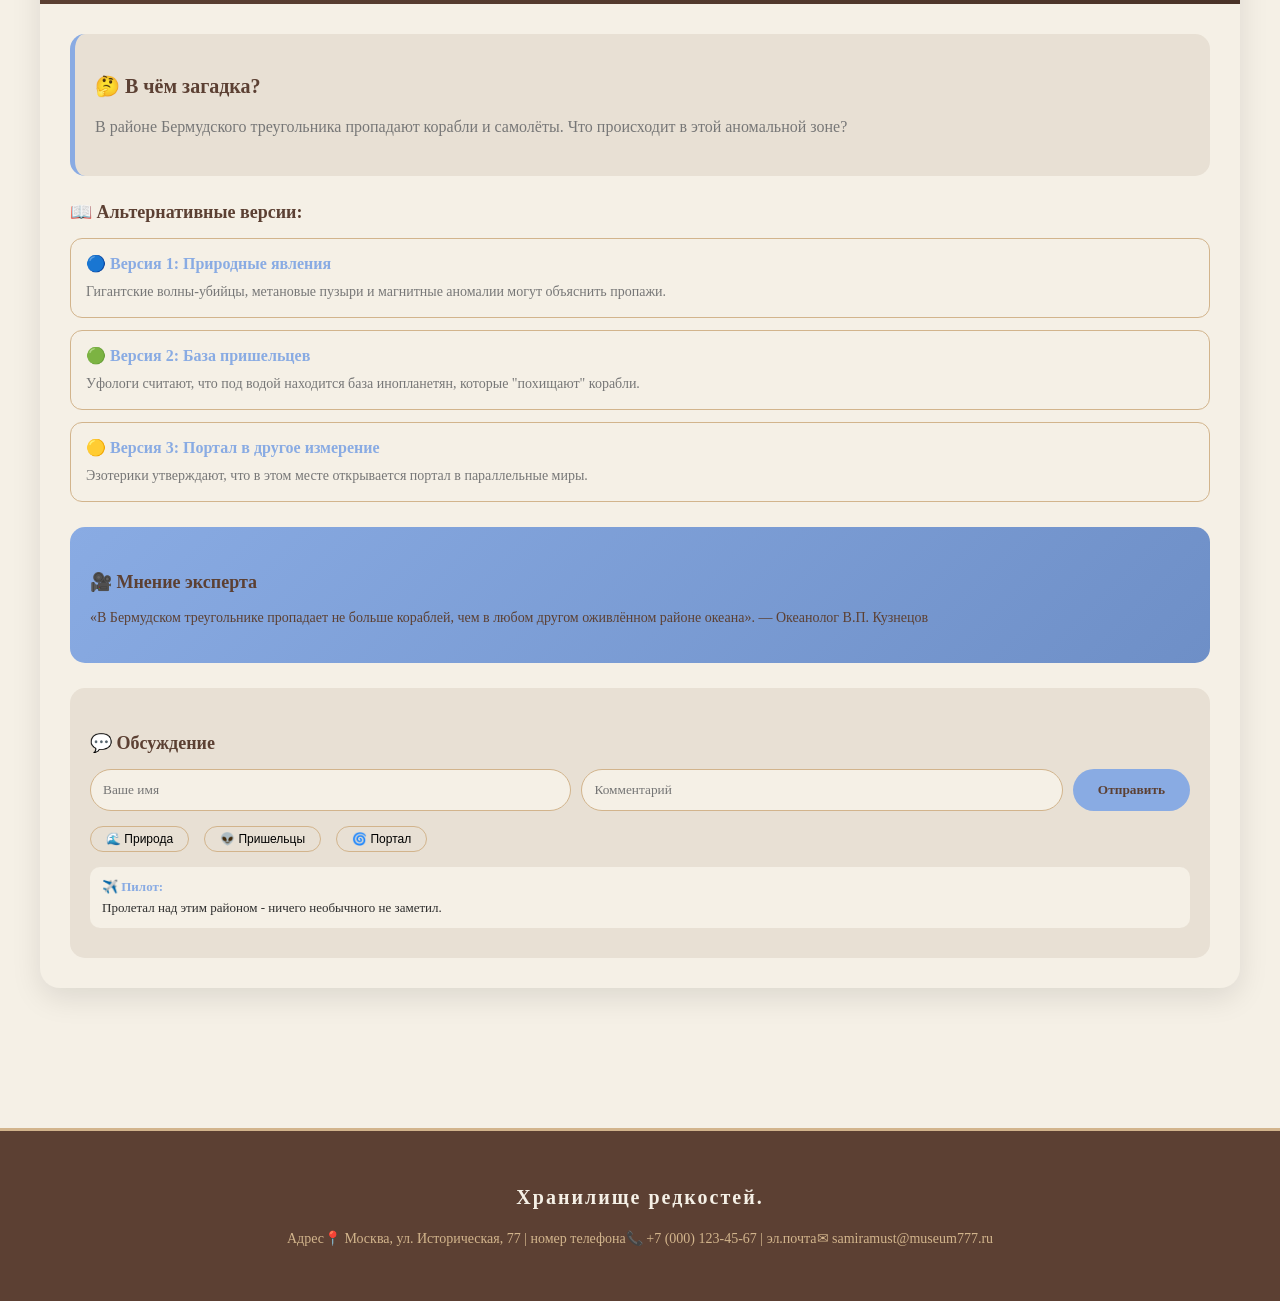
<file: mysteries.html>
<!DOCTYPE html>
<html lang="ru">
<head>
    <meta charset="UTF-8">
    <meta name="viewport" content="width=device-width, initial-scale=1.0">
    <title>Загадки истории - Хранилище редкостей</title>
    <link rel="stylesheet" href="index.css">
</head>
<body>
    <header>
        <div class="logo">🏛️ Хранилище редкостей</div>
        <nav>
            <a href="index.html">Главная</a>
            <a href="collections.html">Коллекции</a>
            <a href="exhibitions.html">Выставки</a>
            <a href="mysteries.html" style="color: #89ABE3;">Загадки</a>
            <a href="education.html">Образование</a>
            <a href="visitors.html">Посетителям</a>
            <a href="account.html">Личный кабинет</a>
        </nav>
        <div class="icons">
            <span id="search-icon">🔍 Поиск</span>
        </div>
    </header>

    <section class="page-header">
        <h1>❓ Загадки истории</h1>
        <p>Неразгаданные тайны и альтернативные теории происхождения</p>
    </section>

    <div class="mysteries-container">
        <!-- ЗАГАДКА 1: Проклятие фараонов -->
        <div class="mystery-card">
            <div class="mystery-header">
                <h2>
                    <span class="mystery-icon">🔮</span>
                    Проклятие фараонов
                </h2>
            </div>
            <div class="mystery-content">
                <div class="mystery-question">
                    <h3>🤔 В чём загадка?</h3>
                    <p>После открытия гробницы Тутанхамона в 1922 году несколько участников экспедиции умерли при загадочных обстоятельствах. Это совпадение или магическое проклятие?</p>
                </div>
                
                <div class="theories">
                    <h4>📖 Альтернативные версии:</h4>
                    <div class="theory-item">
                        <div class="theory-title">🔵 Версия 1: Магическое проклятие</div>
                        <div class="theory-text">Фараоны накладывали проклятия на грабителей гробниц, и они "сработали" спустя тысячелетия.</div>
                    </div>
                    <div class="theory-item">
                        <div class="theory-title">🟢 Версия 2: Древние бактерии</div>
                        <div class="theory-text">В закрытых гробницах сохранились опасные бактерии и грибки, которые вызвали заболевания у археологов.</div>
                    </div>
                    <div class="theory-item">
                        <div class="theory-title">🟡 Версия 3: Радиоактивное заражение</div>
                        <div class="theory-text">Некоторые учёные предполагают, что в гробницах использовались радиоактивные материалы.</div>
                    </div>
                </div>
                
                <div class="expert-opinion">
                    <h4>🎥 Мнение эксперта</h4>
                    <p>«Большинство смертей можно объяснить естественными причинами. "Проклятие фараонов" - скорее журналистский миф». — Египтолог М.И. Соколова</p>
                </div>
                
                <div class="discussion-section">
                    <h4>💬 Обсуждение</h4>
                    <div class="comment-input">
                        <input type="text" placeholder="Ваше имя" id="name1">
                        <input type="text" placeholder="Комментарий" id="comment1">
                        <button onclick="addComment(1)">Отправить</button>
                    </div>
                    <div class="vote-buttons">
                        <button class="vote-btn" onclick="vote(1, 'Проклятие')">🔮 Проклятие</button>
                        <button class="vote-btn" onclick="vote(1, 'Бактерии')">🦠 Бактерии</button>
                        <button class="vote-btn" onclick="vote(1, 'Радиация')">☢️ Радиация</button>
                    </div>
                    <div class="comments-list" id="comments1">
                        <div class="comment">
                            <div class="comment-user">🔍 Исследователь:</div>
                            <div>Очень интересная тема! Думаю, всему есть научное объяснение.</div>
                        </div>
                    </div>
                </div>
            </div>
        </div>

        <!-- ЗАГАДКА 2: Бермудский треугольник -->
        <div class="mystery-card">
            <div class="mystery-header">
                <h2>
                    <span class="mystery-icon">🌊</span>
                    Бермудский треугольник
                </h2>
            </div>
            <div class="mystery-content">
                <div class="mystery-question">
                    <h3>🤔 В чём загадка?</h3>
                    <p>В районе Бермудского треугольника пропадают корабли и самолёты. Что происходит в этой аномальной зоне?</p>
                </div>
                
                <div class="theories">
                    <h4>📖 Альтернативные версии:</h4>
                    <div class="theory-item">
                        <div class="theory-title">🔵 Версия 1: Природные явления</div>
                        <div class="theory-text">Гигантские волны-убийцы, метановые пузыри и магнитные аномалии могут объяснить пропажи.</div>
                    </div>
                    <div class="theory-item">
                        <div class="theory-title">🟢 Версия 2: База пришельцев</div>
                        <div class="theory-text">Уфологи считают, что под водой находится база инопланетян, которые "похищают" корабли.</div>
                    </div>
                    <div class="theory-item">
                        <div class="theory-title">🟡 Версия 3: Портал в другое измерение</div>
                        <div class="theory-text">Эзотерики утверждают, что в этом месте открывается портал в параллельные миры.</div>
                    </div>
                </div>
                
                <div class="expert-opinion">
                    <h4>🎥 Мнение эксперта</h4>
                    <p>«В Бермудском треугольнике пропадает не больше кораблей, чем в любом другом оживлённом районе океана». — Океанолог В.П. Кузнецов</p>
                </div>
                
                <div class="discussion-section">
                    <h4>💬 Обсуждение</h4>
                    <div class="comment-input">
                        <input type="text" placeholder="Ваше имя" id="name2">
                        <input type="text" placeholder="Комментарий" id="comment2">
                        <button onclick="addComment(2)">Отправить</button>
                    </div>
                    <div class="vote-buttons">
                        <button class="vote-btn" onclick="vote(2, 'Природа')">🌊 Природа</button>
                        <button class="vote-btn" onclick="vote(2, 'Пришельцы')">👽 Пришельцы</button>
                        <button class="vote-btn" onclick="vote(2, 'Портал')">🌀 Портал</button>
                    </div>
                    <div class="comments-list" id="comments2">
                        <div class="comment">
                            <div class="comment-user">✈️ Пилот:</div>
                            <div>Пролетал над этим районом - ничего необычного не заметил.</div>
                        </div>
                    </div>
                </div>
            </div>
        </div>
    </div>

    <footer>
        <p>Хранилище редкостей.</p>
        <p>Адрес📍 Москва, ул. Историческая, 77 | номер телефона📞 +7 (000) 123-45-67 | эл.почта✉ samiramust@museum777.ru</p>
    </footer>

    <script src="index.js"></script>
</body>
</html>
</file>
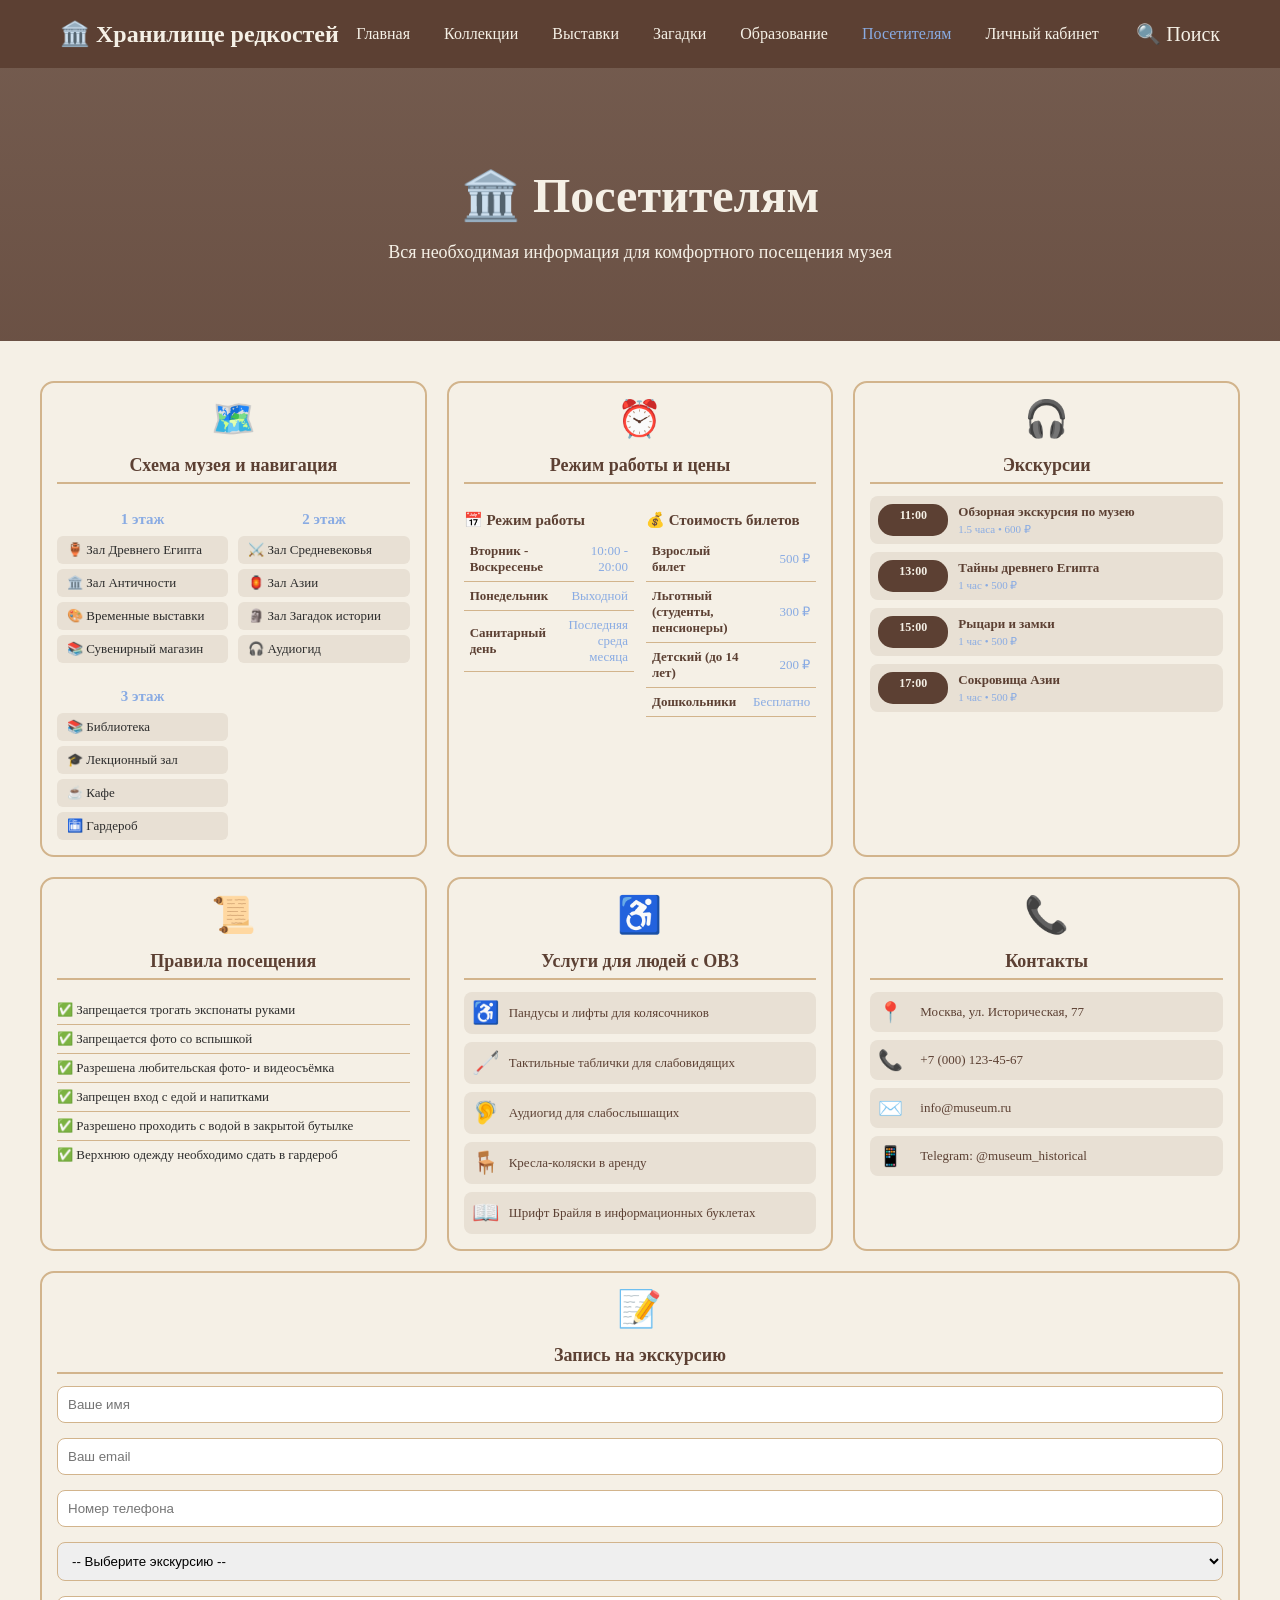
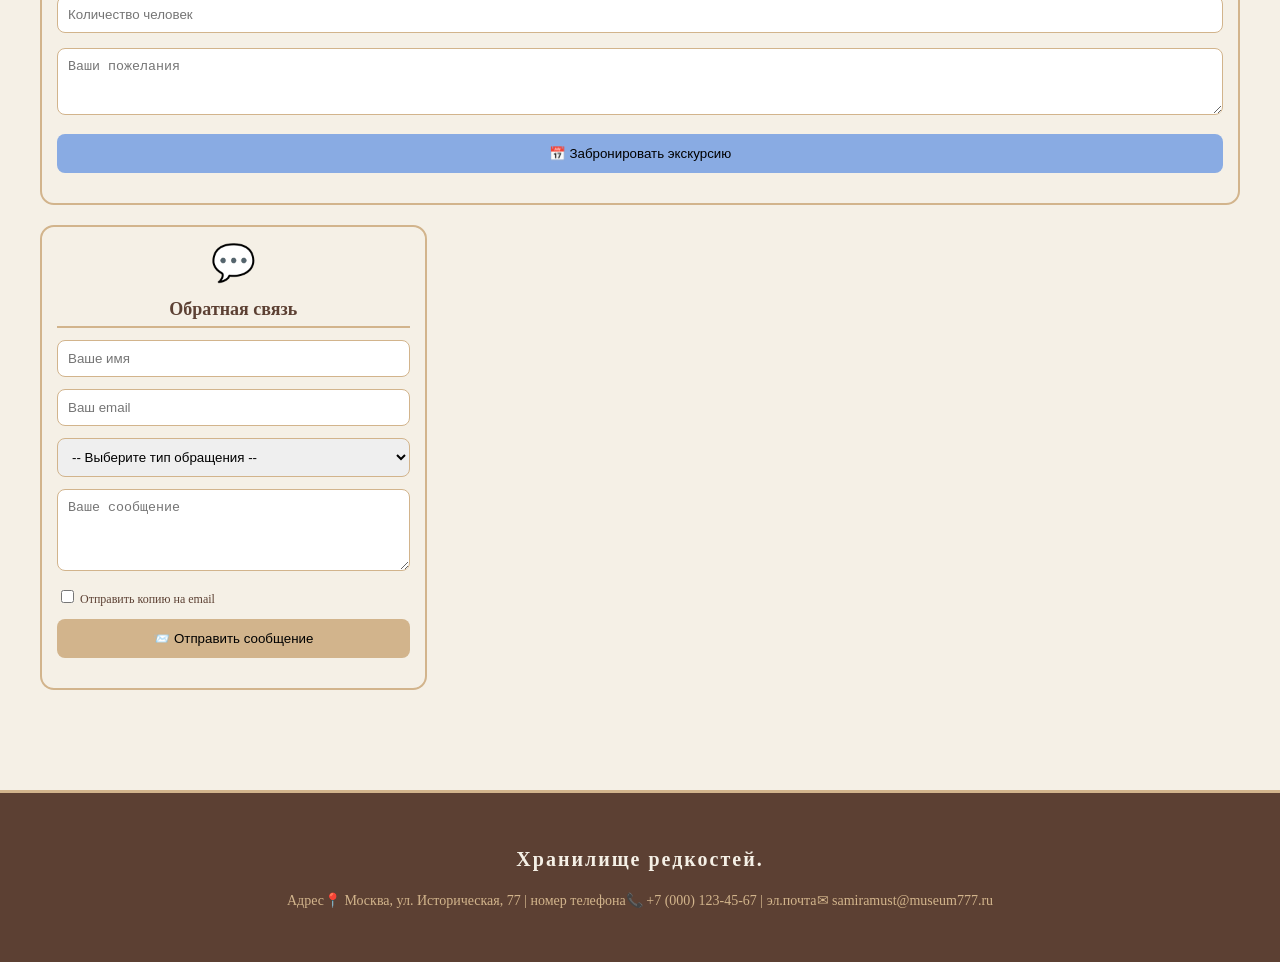
<file: visitors.html>
<!DOCTYPE html>
<html lang="ru">
<head>
    <meta charset="UTF-8">
    <meta name="viewport" content="width=device-width, initial-scale=1.0">
    <title>Посетителям - Хранилище редкостей</title>
    <link rel="stylesheet" href="index.css">
</head>
<body>
    <header>
        <div class="logo">🏛️ Хранилище редкостей</div>
        <nav>
            <a href="index.html">Главная</a>
            <a href="collections.html">Коллекции</a>
            <a href="exhibitions.html">Выставки</a>
            <a href="mysteries.html">Загадки</a>
            <a href="education.html">Образование</a>
            <a href="visitors.html" style="color: #89ABE3;">Посетителям</a>
            <a href="account.html">Личный кабинет</a>
        </nav>
        <div class="icons">
            <span id="search-icon">🔍 Поиск</span>
        </div>
    </header>

    <section class="page-header">
        <h1>🏛️ Посетителям</h1>
        <p>Вся необходимая информация для комфортного посещения музея</p>
    </section>

    <div class="visitors-container">
        <!-- СХЕМА МУЗЕЯ И НАВИГАЦИЯ -->
        <div class="visitors-card">
            <div class="visitors-icon">🗺️</div>
            <h2>Схема музея и навигация</h2>
            <div class="map-container">
                <div class="map-scheme">
                    <div class="floor">
                        <h3>1 этаж</h3>
                        <div class="halls">
                            <div class="hall">🏺 Зал Древнего Египта</div>
                            <div class="hall">🏛️ Зал Античности</div>
                            <div class="hall">🎨 Временные выставки</div>
                            <div class="hall">📚 Сувенирный магазин</div>
                        </div>
                    </div>
                    <div class="floor">
                        <h3>2 этаж</h3>
                        <div class="halls">
                            <div class="hall">⚔️ Зал Средневековья</div>
                            <div class="hall">🏮 Зал Азии</div>
                            <div class="hall">🗿 Зал Загадок истории</div>
                            <div class="hall">🎧 Аудиогид</div>
                        </div>
                    </div>
                    <div class="floor">
                        <h3>3 этаж</h3>
                        <div class="halls">
                            <div class="hall">📚 Библиотека</div>
                            <div class="hall">🎓 Лекционный зал</div>
                            <div class="hall">☕ Кафе</div>
                            <div class="hall">🛅 Гардероб</div>
                        </div>
                    </div>
                </div>
            </div>
        </div>

        <!-- РЕЖИМ РАБОТЫ И ЦЕНЫ -->
        <div class="visitors-card">
            <div class="visitors-icon">⏰</div>
            <h2>Режим работы и цены</h2>
            <div class="schedule-price">
                <div class="schedule">
                    <h3>📅 Режим работы</h3>
                    <table class="info-table">
                        <tr>
                            <td>Вторник - Воскресенье</td>
                            <td>10:00 - 20:00</td>
                        </tr>
                        <tr>
                            <td>Понедельник</td>
                            <td>Выходной</td>
                        </tr>
                        <tr>
                            <td>Санитарный день</td>
                            <td>Последняя среда месяца</td>
                        </tr>
                    </table>
                </div>
                <div class="prices">
                    <h3>💰 Стоимость билетов</h3>
                    <table class="info-table">
                        <tr>
                            <td>Взрослый билет</td>
                            <td>500 ₽</td>
                        </tr>
                        <tr>
                            <td>Льготный (студенты, пенсионеры)</td>
                            <td>300 ₽</td>
                        </tr>
                        <tr>
                            <td>Детский (до 14 лет)</td>
                            <td>200 ₽</td>
                        </tr>
                        <tr>
                            <td>Дошкольники</td>
                            <td>Бесплатно</td>
                        </tr>
                    </table>
                </div>
            </div>
        </div>

        <!-- ЭКСКУРСИИ -->
        <div class="visitors-card">
            <div class="visitors-icon">🎧</div>
            <h2>Экскурсии</h2>
            <div class="excursions-list">
                <div class="excursion-item">
                    <div class="excursion-time">11:00</div>
                    <div class="excursion-info">
                        <div class="excursion-name">Обзорная экскурсия по музею</div>
                        <div class="excursion-duration">1.5 часа • 600 ₽</div>
                    </div>
                </div>
                <div class="excursion-item">
                    <div class="excursion-time">13:00</div>
                    <div class="excursion-info">
                        <div class="excursion-name">Тайны древнего Египта</div>
                        <div class="excursion-duration">1 час • 500 ₽</div>
                    </div>
                </div>
                <div class="excursion-item">
                    <div class="excursion-time">15:00</div>
                    <div class="excursion-info">
                        <div class="excursion-name">Рыцари и замки</div>
                        <div class="excursion-duration">1 час • 500 ₽</div>
                    </div>
                </div>
                <div class="excursion-item">
                    <div class="excursion-time">17:00</div>
                    <div class="excursion-info">
                        <div class="excursion-name">Сокровища Азии</div>
                        <div class="excursion-duration">1 час • 500 ₽</div>
                    </div>
                </div>
            </div>
        </div>

        <!-- ПРАВИЛА ПОСЕЩЕНИЯ -->
        <div class="visitors-card">
            <div class="visitors-icon">📜</div>
            <h2>Правила посещения</h2>
            <ul class="rules-list">
                <li>✅ Запрещается трогать экспонаты руками</li>
                <li>✅ Запрещается фото со вспышкой</li>
                <li>✅ Разрешена любительская фото- и видеосъёмка</li>
                <li>✅ Запрещен вход с едой и напитками</li>
                <li>✅ Разрешено проходить с водой в закрытой бутылке</li>
                <li>✅ Верхнюю одежду необходимо сдать в гардероб</li>
            </ul>
        </div>

        <!-- УСЛУГИ ДЛЯ ЛЮДЕЙ С ОВЗ -->
        <div class="visitors-card">
            <div class="visitors-icon">♿</div>
            <h2>Услуги для людей с ОВЗ</h2>
            <div class="accessibility">
                <div class="access-item">
                    <span>♿</span>
                    <div>Пандусы и лифты для колясочников</div>
                </div>
                <div class="access-item">
                    <span>🦯</span>
                    <div>Тактильные таблички для слабовидящих</div>
                </div>
                <div class="access-item">
                    <span>🦻</span>
                    <div>Аудиогид для слабослышащих</div>
                </div>
                <div class="access-item">
                    <span>🪑</span>
                    <div>Кресла-коляски в аренду</div>
                </div>
                <div class="access-item">
                    <span>📖</span>
                    <div>Шрифт Брайля в информационных буклетах</div>
                </div>
            </div>
        </div>

        <!-- КОНТАКТЫ -->
        <div class="visitors-card">
            <div class="visitors-icon">📞</div>
            <h2>Контакты</h2>
            <div class="contacts">
                <div class="contact-item">
                    <span>📍</span>
                    <div>Москва, ул. Историческая, 77</div>
                </div>
                <div class="contact-item">
                    <span>📞</span>
                    <div>+7 (000) 123-45-67</div>
                </div>
                <div class="contact-item">
                    <span>✉️</span>
                    <div>info@museum.ru</div>
                </div>
                <div class="contact-item">
                    <span>📱</span>
                    <div>Telegram: @museum_historical</div>
                </div>
            </div>
        </div>
    </div>

    <footer>
        <p>Хранилище редкостей.</p>
        <p>Адрес📍 Москва, ул. Историческая, 77 | номер телефона📞 +7 (000) 123-45-67 | эл.почта✉ samiramust@museum777.ru</p>
    </footer>

    <script src="index.js"></script>
</body>
</html>
</file>
<file: index.css>
body {
margin: 0;
font-family: 'Merriweather', serif;
font-weight: 300;
background: #F5F0E6;
color: #2C2C2C;
}
header {
display: flex;
align-items: center;
justify-content: space-between;
padding: 20px 60px;
background: #5C4033;
animation: slideDown 0.8s ease;
}
.logo {
font-family: 'Playfair Display', serif;
font-size: 24px;
font-weight: bold;
color: #F5F0E6;
}
nav a {
margin: 0 15px;
text-decoration: none;
color: #F5F0E6;
font-family: 'Playfair Display', serif;
font-size: 16px;
transition: 0.4s;
}
nav a:hover {
color: #89ABE3;
transform: translateY(-2px);
}
.icons span {
margin-left: 20px;
font-size: 20px;
cursor: pointer;
color: #F5F0E6;
transition: 0.4s;
}
.icons span:hover {
transform: scale(1.1);
color: #D2B48C;
}
.hero {
height: 500px;
background: linear-gradient(rgba(92,64,51,0.7), rgba(92,64,51,0.8));
background-size: cover;
background-position: center;
display: flex;
flex-direction: column;
justify-content: center;
align-items: center;
text-align: center;
color: #F5F0E6;
animation: fadeIn 1s ease;
}
.hero h1 {
font-family: 'Playfair Display', serif;
font-size: 48px;
margin-bottom: 20px;
animation: slideUp 0.8s ease 0.2s both;
}
.hero p {
font-size: 18px;
margin-bottom: 20px;
animation: slideUp 0.8s ease 0.4s both;
}
.hero img {
width: 250px;
height: auto;
max-height: 200px;
object-fit: contain;
border-radius: 10px;
border: 3px solid #D2B48C;
animation: slideUp 0.8s ease 0.6s both;
background: #e8e0d4;
}
.buttons button {
padding: 15px 30px;
margin: 10px;
font-family: 'Playfair Display', serif;
font-size: 16px;
border: none;
cursor: pointer;
transition: 0.4s;
animation: slideUp 0.8s ease 0.8s both;
}
.tour {
background: #89ABE3;
color: #5C4033;
border: 2px solid #D2B48C;
}
.excursion {
background: transparent;
color: #F5F0E6;
border: 2px solid #D2B48C;
}
.search {
background: #D2B48C;
color: #5C4033;
}
.buttons button:hover {
transform: translateY(-3px);
box-shadow: 0 5px 15px rgba(0,0,0,0.2);
}
.quick-access {
padding: 40px 60px;
text-align: center;
animation: slideUp 0.8s ease;
}
.quick-access h2 {
font-family: 'Playfair Display', serif;
font-size: 32px;
color: #5C4033;
margin-bottom: 30px;
}
.quick-grid {
display: grid;
grid-template-columns: repeat(4, 1fr);
gap: 20px;
}
.quick-btn {
padding: 20px;
background: #D2B48C;
border: 2px solid #5C4033;
font-family: 'Playfair Display', serif;
font-size: 18px;
cursor: pointer;
transition: 0.4s;
}
.quick-btn:hover {
background: #89ABE3;
transform: translateY(-5px);
box-shadow: 0 8px 15px rgba(92,64,51,0.3);
}
.widgets {
padding: 40px 60px;
text-align: center;
animation: slideUp 0.8s ease 0.2s both;
}
.widgets h2 {
font-family: 'Playfair Display', serif;
font-size: 36px;
color: #5C4033;
margin-bottom: 30px;
}
.widgets-grid {
display: grid;
grid-template-columns: repeat(3, 1fr);
gap: 30px;
}
.widget {
background: #D2B48C;
padding: 20px;
border: 2px solid #5C4033;
transition: 0.4s;
text-align: center;
}
.widget:hover {
background: #89ABE3;
transform: translateY(-8px);
box-shadow: 0 12px 20px rgba(92,64,51,0.25);
}
.widget h3 {
font-family: 'Playfair Display', serif;
color: #5C4033;
margin-bottom: 15px;
transition: 0.3s;
}
.widget:hover h3 {
color: #F5F0E6;
}

/* ===== МАЛЕНЬКИЕ КВАДРАТНЫЕ ФОТО НА ГЛАВНОЙ СТРАНИЦЕ ===== */
.widget img {
    width: 100px;
    height: 100px;
    object-fit: cover;
    background: #e8e0d4;
    border-radius: 10px;
    border: 2px solid #5C4033;
    display: block;
    margin: 0 auto;
}

.watch-btn {
margin: 10px 0 0;
padding: 10px;
background: #5C4033;
color: #F5F0E6;
border: none;
cursor: pointer;
transition: 0.4s;
font-family: 'Playfair Display', serif;
width: 100%;
}
.watch-btn:hover {
background: #F5F0E6;
color: #5C4033;
transform: translateX(5px);
}

/* ===== СТИЛИ ДЛЯ СТРАНИЦЫ КОЛЛЕКЦИЙ ===== */

/* Заголовок страницы */
.page-header {
    background: linear-gradient(rgba(92, 64, 51, 0.85), rgba(92, 64, 51, 0.9));
    padding: 60px 20px;
    text-align: center;
    color: #F5F0E6;
}

.page-header h1 {
    font-family: 'Playfair Display', serif;
    font-size: 48px;
    margin-bottom: 15px;
}

.page-header p {
    font-size: 18px;
}

/* Секция фильтров */
.filters-section {
    padding: 30px 60px;
    background: #e8e0d4;
    text-align: center;
}

.filters-section h3 {
    font-family: 'Playfair Display', serif;
    color: #5C4033;
    margin-bottom: 20px;
    font-size: 20px;
}

.filter-buttons {
    display: flex;
    gap: 15px;
    flex-wrap: wrap;
    justify-content: center;
}

.filter-btn {
    padding: 10px 25px;
    background: #D2B48C;
    border: none;
    border-radius: 30px;
    cursor: pointer;
    font-family: 'Playfair Display', serif;
    font-size: 14px;
    transition: all 0.3s ease;
}

.filter-btn:hover {
    background: #89ABE3;
    transform: translateY(-2px);
}

.filter-btn.active {
    background: #89ABE3;
    color: #F5F0E6;
}

/* Сетка коллекций */
.collections-grid {
    padding: 40px 60px;
    display: grid;
    grid-template-columns: repeat(auto-fill, minmax(280px, 1fr));
    gap: 30px;
}

/* Карточка экспоната */
.collection-card {
    background: #F5F0E6;
    border: 2px solid #D2B48C;
    border-radius: 12px;
    overflow: hidden;
    transition: all 0.4s ease;
    cursor: pointer;
}

.collection-card:hover {
    transform: translateY(-8px);
    box-shadow: 0 12px 25px rgba(92, 64, 51, 0.2);
    border-color: #89ABE3;
}

/* ===== ФОТО НА СТРАНИЦЕ КОЛЛЕКЦИЙ ===== */
.collection-card img {
    width: 100%;
    height: auto;
    max-height: 200px;
    object-fit: contain;
    background: #e8e0d4;
    border-bottom: 2px solid #D2B48C;
    display: block;
}

.card-info {
    padding: 20px;
}

.card-info h3 {
    font-family: 'Playfair Display', serif;
    font-size: 20px;
    color: #5C4033;
    margin-bottom: 8px;
}

.card-period {
    color: #89ABE3;
    font-size: 12px;
    font-weight: bold;
    margin-bottom: 10px;
}

.card-desc {
    color: #777777;
    font-size: 14px;
    margin-bottom: 15px;
    line-height: 1.5;
}

.btn-3d {
    background: #5C4033;
    color: #F5F0E6;
    padding: 10px 20px;
    border: none;
    border-radius: 6px;
    cursor: pointer;
    width: 100%;
    font-family: 'Playfair Display', serif;
    transition: 0.3s;
}

.btn-3d:hover {
    background: #89ABE3;
    transform: translateX(5px);
}

/* ===== СТИЛИ ДЛЯ СТРАНИЦЫ ВЫСТАВОК ===== */

.exhibitions-container {
    display: grid;
    grid-template-columns: repeat(2, 1fr);
    gap: 30px;
    max-width: 1200px;
    margin: 0 auto;
    padding: 40px 20px;
}

.exhibition-card {
    background: #F5F0E6;
    border-radius: 20px;
    overflow: hidden;
    transition: all 0.4s cubic-bezier(0.4, 0, 0.2, 1);
    box-shadow: 0 10px 30px rgba(0,0,0,0.1);
    position: relative;
}

.exhibition-card:hover {
    transform: translateY(-10px);
    box-shadow: 0 20px 40px rgba(137, 171, 227, 0.3);
}

.exhibition-img {
    height: 250px;
    overflow: hidden;
    position: relative;
}

.exhibition-img img {
    width: 100%;
    height: 100%;
    object-fit: cover;
    transition: transform 0.6s ease;
}

.exhibition-card:hover .exhibition-img img {
    transform: scale(1.05);
}

.exhibition-img::after {
    display: none;
}

.exhibition-number {
    position: absolute;
    top: 15px;
    left: 15px;
    background: #89ABE3;
    color: #5C4033;
    width: 45px;
    height: 45px;
    border-radius: 50%;
    display: flex;
    align-items: center;
    justify-content: center;
    font-size: 22px;
    font-weight: bold;
    font-family: 'Playfair Display', serif;
    z-index: 10;
    box-shadow: 0 3px 15px rgba(0,0,0,0.2);
}

.exhibition-info {
    padding: 25px;
    position: relative;
    z-index: 2;
}

.exhibition-info h3 {
    font-family: 'Playfair Display', serif;
    font-size: 24px;
    color: #5C4033;
    margin-bottom: 10px;
}

.exhibition-dates {
    color: #89ABE3;
    font-size: 13px;
    font-weight: bold;
    margin-bottom: 15px;
    display: flex;
    gap: 15px;
    flex-wrap: wrap;
}

.exhibition-desc {
    color: #777777;
    font-size: 14px;
    line-height: 1.6;
    margin-bottom: 20px;
}

.curator-block {
    background: #e8e0d4;
    padding: 12px;
    border-radius: 10px;
    margin-bottom: 20px;
    border-left: 3px solid #89ABE3;
}

.curator-label {
    font-size: 11px;
    color: #89ABE3;
    text-transform: uppercase;
}

.curator-name {
    font-family: 'Playfair Display', serif;
    font-size: 14px;
    color: #5C4033;
    margin-top: 5px;
}

.exhibition-stats {
    display: flex;
    gap: 15px;
    margin-bottom: 15px;
    flex-wrap: wrap;
}

.stat {
    display: flex;
    align-items: center;
    gap: 5px;
    font-size: 12px;
    color: #89ABE3;
}

.stat-number {
    font-weight: bold;
    color: #5C4033;
}

.exhibition-buttons {
    display: flex;
    gap: 12px;
}

.btn-excursion, .btn-lecture {
    flex: 1;
    padding: 10px;
    border-radius: 30px;
    cursor: pointer;
    font-family: 'Playfair Display', serif;
    font-size: 13px;
    font-weight: bold;
    transition: all 0.3s ease;
    text-align: center;
}

.btn-excursion {
    background: #89ABE3;
    color: #5C4033;
    border: none;
}

.btn-excursion:hover {
    background: #5C4033;
    color: #F5F0E6;
    transform: translateX(5px);
}

.btn-lecture {
    background: transparent;
    color: #5C4033;
    border: 2px solid #D2B48C;
}

.btn-lecture:hover {
    background: #D2B48C;
    transform: translateX(5px);
}

.timeline-section {
    background: #e8e0d4;
    padding: 40px 60px;
    margin: 40px 0;
    text-align: center;
}

.timeline-section h2 {
    font-family: 'Playfair Display', serif;
    font-size: 32px;
    color: #5C4033;
    margin-bottom: 30px;
}

.timeline {
    display: flex;
    justify-content: space-between;
    flex-wrap: wrap;
    gap: 20px;
}

.timeline-item {
    flex: 1;
    min-width: 150px;
    background: #F5F0E6;
    padding: 20px;
    border-radius: 12px;
    border: 1px solid #D2B48C;
    transition: 0.3s;
}

.timeline-item:hover {
    transform: translateY(-5px);
    border-color: #89ABE3;
}

.timeline-year {
    font-family: 'Playfair Display', serif;
    font-size: 24px;
    font-weight: bold;
    color: #89ABE3;
}

.timeline-event {
    font-size: 14px;
    color: #5C4033;
    margin-top: 10px;
}

/* ===== СТИЛИ ДЛЯ ПОДВАЛА ===== */
footer {
    background: #5C4033;
    color: #F5F0E6;
    text-align: center;
    padding: 40px 20px;
    margin-top: 60px;
    font-family: 'Merriweather', serif;
    border-top: 3px solid #D2B48C;
}

footer p {
    margin: 10px 0;
    line-height: 1.6;
}

footer p:first-child {
    font-family: 'Playfair Display', serif;
    font-size: 20px;
    font-weight: bold;
    letter-spacing: 2px;
    margin-bottom: 15px;
}

footer p:last-child {
    font-size: 14px;
    color: #D2B48C;
}

footer:hover {
    background: #4a3328;
    transition: background 0.4s ease;
}

/* ===== АНИМАЦИИ ===== */
@keyframes slideDown {
0% { opacity: 0; transform: translateY(-50px); }
100% { opacity: 1; transform: translateY(0); }
}
@keyframes slideUp {
0% { opacity: 0; transform: translateY(50px); }
100% { opacity: 1; transform: translateY(0); }
}
@keyframes fadeIn {
0% { opacity: 0; }
100% { opacity: 1; }
}

/* ===== АДАПТИВНОСТЬ ===== */
@media (max-width: 1024px) {
.quick-grid, .widgets-grid {
grid-template-columns: repeat(2, 1fr);
}
}

@media (max-width: 768px) {
header {
flex-direction: column;
padding: 20px;
}
nav a {
margin: 5px 10px;
}
.hero {
height: auto;
padding: 40px 20px;
}
.hero h1 {
font-size: 32px;
}
.hero img {
width: 200px;
max-height: 160px;
}
.quick-grid, .widgets-grid {
grid-template-columns: 1fr;
}
.quick-access, .widgets {
padding: 30px 20px;
}

/* Адаптив для страницы коллекций */
.page-header h1 {
    font-size: 32px;
}

.filters-section {
    padding: 20px;
}

.collections-grid {
    padding: 30px 20px;
    grid-template-columns: 1fr;
}

.filter-buttons {
    gap: 10px;
}

.filter-btn {
    padding: 8px 16px;
    font-size: 12px;
}

.collection-card img {
    max-height: 160px;
}

/* Адаптив для маленьких квадратных фото на главной */
.widget img {
    width: 80px;
    height: 80px;
}

/* Адаптив для страницы выставок */
.exhibitions-container {
    grid-template-columns: 1fr;
    padding: 30px 20px;
}

.exhibition-card {
    flex-direction: column;
}

.exhibition-img {
    min-width: auto;
    height: 200px;
}

.exhibition-info {
    padding: 20px;
}

.exhibition-info h3 {
    font-size: 20px;
}

.exhibition-buttons {
    flex-direction: column;
}

.timeline-section {
    padding: 30px 20px;
}

.timeline {
    flex-direction: column;
}

footer {
    padding: 25px 15px;
    margin-top: 40px;
}

footer p:first-child {
    font-size: 18px;
}

footer p:last-child {
    font-size: 12px;
}
}

@media (max-width: 480px) {
.collection-card img {
    max-height: 140px;
}
.widget img {
    width: 70px;
    height: 70px;
}
footer p:last-child {
    font-size: 10px;
    word-break: break-word;
}
}

/* ===== СТИЛИ ДЛЯ СТРАНИЦЫ ЗАГАДОК ===== */

.mysteries-container {
    max-width: 1200px;
    margin: 0 auto;
    padding: 40px 20px;
}

.mystery-card {
    background: #F5F0E6;
    border-radius: 20px;
    margin-bottom: 40px;
    overflow: hidden;
    transition: all 0.4s ease;
    box-shadow: 0 10px 30px rgba(0,0,0,0.1);
}

.mystery-card:hover {
    transform: translateY(-5px);
    box-shadow: 0 20px 40px rgba(137, 171, 227, 0.3);
}

.mystery-header {
    background: linear-gradient(135deg, #5C4033, #4a3328);
    padding: 20px 30px;
    color: #F5F0E6;
}

.mystery-header h2 {
    font-family: 'Playfair Display', serif;
    font-size: 28px;
    margin: 0;
    display: flex;
    align-items: center;
    gap: 15px;
}

.mystery-icon {
    font-size: 40px;
}

.mystery-content {
    padding: 30px;
}

.mystery-question {
    background: #e8e0d4;
    padding: 20px;
    border-radius: 15px;
    margin-bottom: 25px;
    border-left: 5px solid #89ABE3;
}

.mystery-question h3 {
    font-family: 'Playfair Display', serif;
    font-size: 20px;
    color: #5C4033;
    margin-bottom: 10px;
}

.mystery-question p {
    color: #777777;
    font-size: 16px;
    line-height: 1.6;
}

.theories {
    margin-bottom: 25px;
}

.theories h4 {
    font-family: 'Playfair Display', serif;
    font-size: 18px;
    color: #5C4033;
    margin-bottom: 15px;
}

.theory-item {
    background: #F5F0E6;
    border: 1px solid #D2B48C;
    border-radius: 12px;
    padding: 15px;
    margin-bottom: 12px;
    transition: all 0.3s ease;
}

.theory-item:hover {
    border-color: #89ABE3;
    background: #fff;
}

.theory-title {
    font-weight: bold;
    color: #89ABE3;
    margin-bottom: 8px;
}

.theory-text {
    color: #777777;
    font-size: 14px;
    line-height: 1.5;
}

.expert-opinion {
    background: linear-gradient(135deg, #89ABE3, #6e8fc7);
    padding: 20px;
    border-radius: 15px;
    margin-bottom: 25px;
    color: #5C4033;
}

.expert-opinion h4 {
    font-family: 'Playfair Display', serif;
    font-size: 18px;
    margin-bottom: 10px;
    display: flex;
    align-items: center;
    gap: 10px;
}

.expert-opinion p {
    font-size: 14px;
    line-height: 1.6;
}

.discussion-section {
    background: #e8e0d4;
    padding: 20px;
    border-radius: 15px;
}

.discussion-section h4 {
    font-family: 'Playfair Display', serif;
    font-size: 18px;
    color: #5C4033;
    margin-bottom: 15px;
}

.comment-input {
    display: flex;
    gap: 10px;
    margin-bottom: 15px;
}

.comment-input input {
    flex: 1;
    padding: 12px;
    border: 1px solid #D2B48C;
    border-radius: 25px;
    font-family: 'Merriweather', serif;
    background: #F5F0E6;
}

.comment-input button {
    background: #89ABE3;
    color: #5C4033;
    border: none;
    padding: 10px 25px;
    border-radius: 25px;
    cursor: pointer;
    font-family: 'Playfair Display', serif;
    font-weight: bold;
    transition: all 0.3s ease;
}

.comment-input button:hover {
    background: #5C4033;
    color: #F5F0E6;
}

.comments-list {
    margin-top: 15px;
}

.comment {
    background: #F5F0E6;
    padding: 12px;
    border-radius: 10px;
    margin-bottom: 10px;
    font-size: 13px;
}

.comment-user {
    font-weight: bold;
    color: #89ABE3;
    margin-bottom: 5px;
}

.vote-buttons {
    display: flex;
    gap: 15px;
    margin-top: 15px;
    flex-wrap: wrap;
}

.vote-btn {
    background: transparent;
    border: 1px solid #D2B48C;
    padding: 5px 15px;
    border-radius: 20px;
    cursor: pointer;
    transition: all 0.3s ease;
    font-size: 12px;
}

.vote-btn:hover {
    background: #89ABE3;
    border-color: #89ABE3;
}

@media (max-width: 768px) {
    .mystery-header h2 {
        font-size: 20px;
        flex-wrap: wrap;
    }
    
    .mystery-content {
        padding: 20px;
    }
    
    .comment-input {
        flex-direction: column;
    }
}
/* ===== СТИЛИ ДЛЯ СТРАНИЦЫ ОБРАЗОВАНИЕ ===== */

.education-container {
    max-width: 1200px;
    margin: 0 auto;
    padding: 40px 20px;
}

.education-section {
    margin-bottom: 60px;
}

.education-section h2 {
    font-family: 'Playfair Display', serif;
    font-size: 32px;
    color: #5C4033;
    margin-bottom: 30px;
    text-align: center;
    position: relative;
}

/* Лекции */
.lectures-grid {
    display: grid;
    grid-template-columns: repeat(auto-fill, minmax(280px, 1fr));
    gap: 30px;
}

.lecture-card {
    background: #F5F0E6;
    border: 2px solid #D2B48C;
    border-radius: 16px;
    padding: 25px;
    text-align: center;
    transition: all 0.3s ease;
}

.lecture-card:hover {
    transform: translateY(-5px);
    box-shadow: 0 10px 25px rgba(92, 64, 51, 0.15);
    border-color: #89ABE3;
}

.lecture-icon {
    font-size: 48px;
    margin-bottom: 15px;
}

.lecture-card h3 {
    font-family: 'Playfair Display', serif;
    font-size: 20px;
    color: #5C4033;
    margin-bottom: 10px;
}

.lecture-date {
    color: #89ABE3;
    font-size: 13px;
    font-weight: bold;
    margin-bottom: 12px;
}

.lecture-desc {
    color: #777777;
    font-size: 14px;
    line-height: 1.5;
    margin-bottom: 15px;
}

.lecturer {
    background: #e8e0d4;
    padding: 8px;
    border-radius: 20px;
    font-size: 12px;
    margin-bottom: 15px;
}

.btn-lecture-register {
    background: #89ABE3;
    color: #5C4033;
    border: none;
    padding: 10px 20px;
    border-radius: 25px;
    cursor: pointer;
    font-family: 'Playfair Display', serif;
    font-weight: bold;
    transition: all 0.3s ease;
    width: 100%;
}

.btn-lecture-register:hover {
    background: #5C4033;
    color: #F5F0E6;
    transform: translateX(5px);
}

/* Методические материалы */
.materials-grid {
    display: grid;
    grid-template-columns: repeat(auto-fill, minmax(250px, 1fr));
    gap: 25px;
}

.material-card {
    background: #e8e0d4;
    border: 1px solid #D2B48C;
    border-radius: 12px;
    padding: 20px;
    text-align: center;
    transition: all 0.3s ease;
}

.material-card:hover {
    background: #F5F0E6;
    transform: translateY(-3px);
    box-shadow: 0 5px 15px rgba(0,0,0,0.1);
}

.material-icon {
    font-size: 40px;
    margin-bottom: 10px;
}

.material-card h3 {
    font-family: 'Playfair Display', serif;
    font-size: 18px;
    color: #5C4033;
    margin-bottom: 8px;
}

.material-card p {
    color: #777777;
    font-size: 13px;
    margin-bottom: 15px;
}

.btn-download {
    background: #D2B48C;
    color: #5C4033;
    border: none;
    padding: 8px 15px;
    border-radius: 20px;
    cursor: pointer;
    font-family: 'Playfair Display', serif;
    transition: all 0.3s ease;
}

.btn-download:hover {
    background: #89ABE3;
    transform: translateX(5px);
}

/* Тесты */
.tests-grid {
    display: grid;
    grid-template-columns: repeat(auto-fill, minmax(250px, 1fr));
    gap: 25px;
}

.test-card {
    background: #F5F0E6;
    border: 2px solid #D2B48C;
    border-radius: 16px;
    padding: 20px;
    text-align: center;
    transition: all 0.3s ease;
}

.test-card:hover {
    transform: translateY(-5px);
    box-shadow: 0 10px 25px rgba(92, 64, 51, 0.15);
    border-color: #89ABE3;
}

.test-icon {
    font-size: 40px;
    margin-bottom: 10px;
}

.test-card h3 {
    font-family: 'Playfair Display', serif;
    font-size: 18px;
    color: #5C4033;
    margin-bottom: 8px;
}

.test-card p {
    color: #777777;
    font-size: 13px;
    margin-bottom: 10px;
}

.test-difficulty {
    display: inline-block;
    padding: 4px 12px;
    border-radius: 20px;
    font-size: 12px;
    margin-bottom: 15px;
}

.test-difficulty.easy {
    background: #90EE90;
    color: #2C5F2C;
}

.test-difficulty.medium {
    background: #FFD700;
    color: #8B6914;
}

.test-difficulty.hard {
    background: #FF6B6B;
    color: #8B0000;
}

.btn-test {
    background: #5C4033;
    color: #F5F0E6;
    border: none;
    padding: 10px 20px;
    border-radius: 25px;
    cursor: pointer;
    font-family: 'Playfair Display', serif;
    font-weight: bold;
    transition: all 0.3s ease;
    width: 100%;
}

.btn-test:hover {
    background: #89ABE3;
    color: #5C4033;
    transform: translateX(5px);
}

/* Видеоматериалы */
.videos-grid {
    display: grid;
    grid-template-columns: repeat(auto-fill, minmax(250px, 1fr));
    gap: 25px;
}

.video-card {
    background: #e8e0d4;
    border-radius: 12px;
    padding: 20px;
    text-align: center;
    transition: all 0.3s ease;
}

.video-card:hover {
    transform: translateY(-3px);
    box-shadow: 0 5px 15px rgba(0,0,0,0.1);
}

.video-thumbnail {
    font-size: 60px;
    margin-bottom: 10px;
}

.video-card h3 {
    font-family: 'Playfair Display', serif;
    font-size: 16px;
    color: #5C4033;
    margin-bottom: 8px;
}

.video-card p {
    color: #777777;
    font-size: 12px;
    margin-bottom: 15px;
}

.btn-watch {
    background: #89ABE3;
    color: #5C4033;
    border: none;
    padding: 8px 20px;
    border-radius: 20px;
    cursor: pointer;
    font-family: 'Playfair Display', serif;
    transition: all 0.3s ease;
}

.btn-watch:hover {
    background: #5C4033;
    color: #F5F0E6;
    transform: translateX(5px);
}

/* Адаптивность */
@media (max-width: 768px) {
    .education-container {
        padding: 30px 15px;
    }
    
    .education-section h2 {
        font-size: 24px;
    }
    
    .lectures-grid, .materials-grid, .tests-grid, .videos-grid {
        grid-template-columns: 1fr;
    }
}
/* ===== СТИЛИ ДЛЯ СТРАНИЦЫ ПОСЕТИТЕЛЯМ ===== */

.visitors-container {
    max-width: 1200px;
    margin: 0 auto;
    padding: 40px 20px;
    display: grid;
    grid-template-columns: repeat(auto-fill, minmax(320px, 1fr));
    gap: 20px;
}

.visitors-card {
    background: #F5F0E6;
    border: 2px solid #D2B48C;
    border-radius: 14px;
    padding: 15px;
    transition: all 0.3s ease;
}

.visitors-card:hover {
    transform: translateY(-5px);
    box-shadow: 0 10px 25px rgba(92, 64, 51, 0.15);
    border-color: #89ABE3;
}

.visitors-icon {
    font-size: 36px;
    text-align: center;
    margin-bottom: 8px;
}

.visitors-card h2 {
    font-family: 'Playfair Display', serif;
    font-size: 18px;
    color: #5C4033;
    text-align: center;
    margin-bottom: 12px;
    padding-bottom: 6px;
    border-bottom: 2px solid #D2B48C;
}

/* Схема музея */
.map-scheme {
    display: grid;
    grid-template-columns: repeat(auto-fill, minmax(150px, 1fr));
    gap: 10px;
}

.floor h3 {
    font-family: 'Playfair Display', serif;
    font-size: 15px;
    color: #89ABE3;
    margin-bottom: 8px;
    text-align: center;
}

.halls {
    display: flex;
    flex-direction: column;
    gap: 5px;
}

.hall {
    background: #e8e0d4;
    padding: 6px 10px;
    border-radius: 6px;
    font-size: 13px;
    transition: all 0.3s ease;
}

.hall:hover {
    background: #89ABE3;
    color: #F5F0E6;
    transform: translateX(3px);
}

/* Режим работы и цены */
.schedule-price {
    display: grid;
    grid-template-columns: 1fr 1fr;
    gap: 12px;
}

.schedule h3, .prices h3 {
    font-family: 'Playfair Display', serif;
    font-size: 15px;
    color: #5C4033;
    margin-bottom: 8px;
}

.info-table {
    width: 100%;
    border-collapse: collapse;
}

.info-table tr td {
    padding: 6px;
    border-bottom: 1px solid #D2B48C;
    font-size: 13px;
}

.info-table tr td:first-child {
    font-weight: bold;
    color: #5C4033;
}

.info-table tr td:last-child {
    color: #89ABE3;
    text-align: right;
}

/* Экскурсии */
.excursions-list {
    display: flex;
    flex-direction: column;
    gap: 8px;
}

.excursion-item {
    display: flex;
    gap: 10px;
    background: #e8e0d4;
    padding: 8px;
    border-radius: 8px;
    transition: all 0.3s ease;
}

.excursion-item:hover {
    background: #89ABE3;
    transform: translateX(3px);
}

.excursion-item:hover .excursion-name,
.excursion-item:hover .excursion-duration {
    color: #F5F0E6;
}

.excursion-time {
    background: #5C4033;
    color: #F5F0E6;
    padding: 4px 10px;
    border-radius: 15px;
    font-weight: bold;
    font-size: 12px;
    min-width: 50px;
    text-align: center;
}

.excursion-info {
    flex: 1;
}

.excursion-name {
    font-weight: bold;
    color: #5C4033;
    margin-bottom: 3px;
    font-size: 13px;
}

.excursion-duration {
    font-size: 11px;
    color: #89ABE3;
}

/* Правила */
.rules-list {
    list-style: none;
    padding: 0;
}

.rules-list li {
    padding: 6px 0;
    border-bottom: 1px solid #D2B48C;
    font-size: 13px;
}

.rules-list li:last-child {
    border-bottom: none;
}

/* Доступность */
.accessibility {
    display: flex;
    flex-direction: column;
    gap: 8px;
}

.access-item {
    display: flex;
    align-items: center;
    gap: 10px;
    background: #e8e0d4;
    padding: 8px;
    border-radius: 8px;
    transition: all 0.3s ease;
}

.access-item:hover {
    background: #89ABE3;
    transform: translateX(3px);
}

.access-item span {
    font-size: 22px;
}

.access-item div {
    font-size: 13px;
    color: #5C4033;
}

/* Контакты */
.contacts {
    display: flex;
    flex-direction: column;
    gap: 8px;
}

.contact-item {
    display: flex;
    align-items: center;
    gap: 10px;
    background: #e8e0d4;
    padding: 8px;
    border-radius: 8px;
    transition: all 0.3s ease;
}

.contact-item:hover {
    background: #89ABE3;
    transform: translateX(3px);
}

.contact-item span {
    font-size: 20px;
    min-width: 32px;
}

.contact-item div {
    font-size: 13px;
    color: #5C4033;
}

/* Адаптивность */
@media (max-width: 768px) {
    .visitors-container {
        grid-template-columns: 1fr;
        padding: 20px 15px;
        gap: 15px;
    }
    
    .schedule-price {
        grid-template-columns: 1fr;
        gap: 15px;
    }
    
    .map-scheme {
        grid-template-columns: 1fr;
        gap: 15px;
    }
    
    .visitors-card {
        padding: 12px;
    }
    
    .visitors-card h2 {
        font-size: 16px;
    }
    
    .visitors-icon {
        font-size: 32px;
    }
}

/* ===== ДОПОЛНИТЕЛЬНЫЕ СТИЛИ ДЛЯ ЛИЧНОГО КАБИНЕТА ===== */

/* Анимация для карточек */
.visitors-card {
    transition: transform 0.3s ease, box-shadow 0.3s ease;
}

.visitors-card:hover {
    transform: translateY(-3px);
    box-shadow: 0 8px 20px rgba(92, 64, 51, 0.15);
}

/* Кнопки в избранном и экскурсиях */
.remove-favorite, .remove-tour {
    transition: all 0.3s ease;
}

.remove-favorite:hover, .remove-tour:hover {
    background: #cc0000 !important;
    transform: scale(1.02);
}

/* Анимация появления элементов */
.favorite-item, .tour-item {
    animation: fadeInLeft 0.3s ease;
}

@keyframes fadeInLeft {
    from {
        opacity: 0;
        transform: translateX(-20px);
    }
    to {
        opacity: 1;
        transform: translateX(0);
    }
}

/* Стили для сообщений */
#settingsMessage, #loginMessage {
    font-size: 14px;
    transition: all 0.3s ease;
}

/* Адаптация для мобильных */
@media (max-width: 768px) {
    .favorite-item, .tour-item {
        flex-direction: column;
        gap: 10px;
        text-align: center;
    }
    
    .remove-favorite, .remove-tour {
        width: 100%;
        padding: 8px !important;
    }
}
</file>
